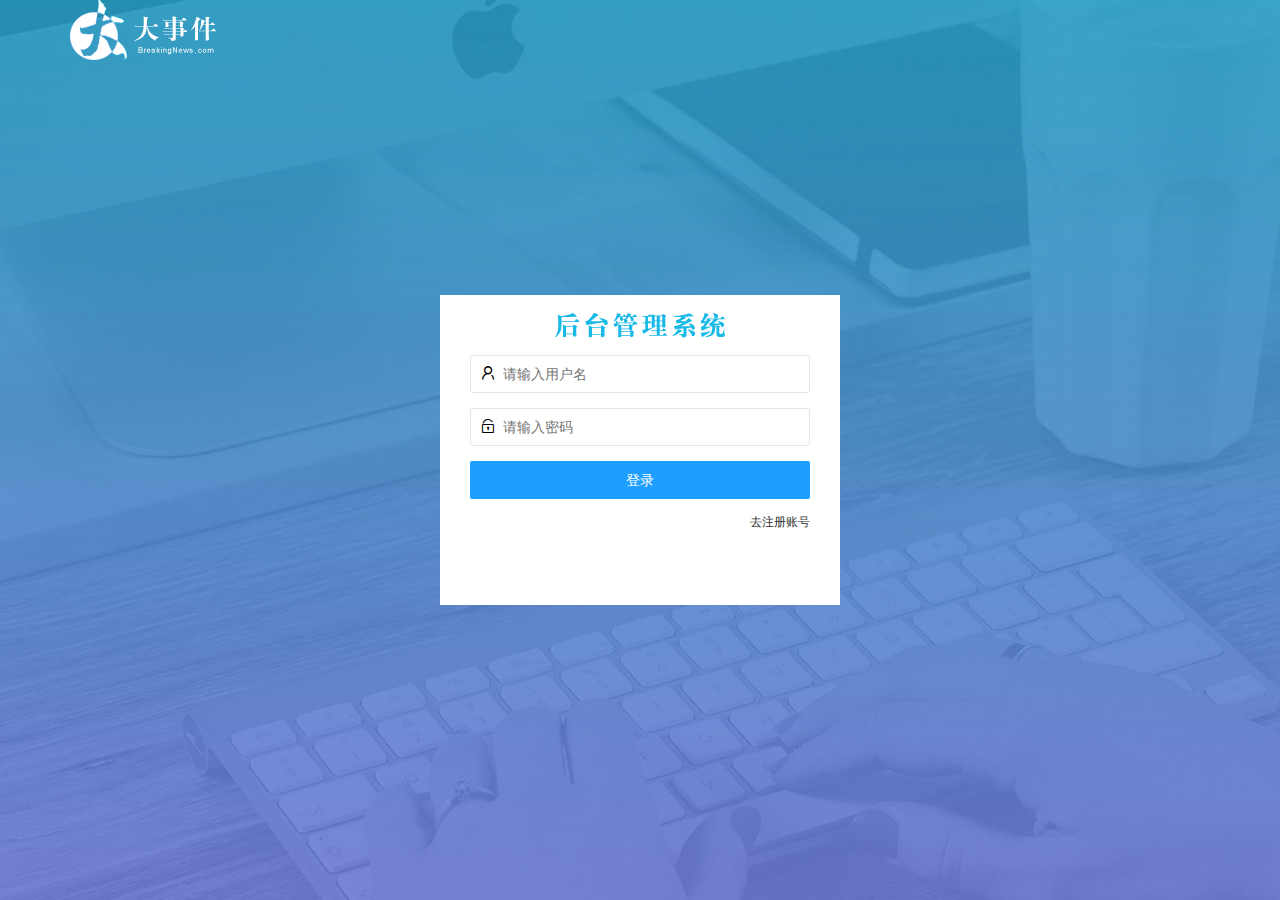
<file: login.html>
<!DOCTYPE html>
<html lang="en">

<head>
    <meta charset="UTF-8" />
    <meta name="viewport" content="width=device-width, initial-scale=1.0" />
    <title>大事件-登录/注册</title>
    <!-- 导入 LayUI 的样式 -->
    <link rel="stylesheet" href="/assets/lib/layui/css/layui.css" />
    <!-- 导入自己的样式表 -->
    <link rel="stylesheet" href="/assets/css/login.css" />
</head>

<body>
    <!-- 头部的 Logo 区域 -->
    <div class="layui-main">
        <img src="/assets/images/logo.png" alt="" />
    </div>

    <!-- 登录注册区域 -->
    <div class="loginAndRegBox">
        <div class="title-box"></div>
        <!-- 登录的div -->
        <div class="login-box">
            <!-- 登录的表单 -->
            <form class="layui-form" id="form_login">
                <!-- 用户名 -->
                <div class="layui-form-item">
                    <i class="layui-icon layui-icon-username"></i>
                    <input type="text" name="username" required lay-verify="required" placeholder="请输入用户名" autocomplete="off" class="layui-input" />
                </div>
                <!-- 密码 -->
                <div class="layui-form-item">
                    <i class="layui-icon layui-icon-password"></i>
                    <input type="password" name="password" required lay-verify="required|pwd" placeholder="请输入密码" autocomplete="off" class="layui-input" />
                </div>
                <!-- 登录按钮 -->
                <div class="layui-form-item">
                    <!-- 注意：表单提交按钮和普通按钮的区别，就是 lay-submit 属性 -->
                    <button class="layui-btn layui-btn-fluid layui-btn-normal" lay-submit>登录</button>
                </div>
                <div class="layui-form-item links">
                    <a href="javascript:;" id="link_reg">去注册账号</a>
                </div>
            </form>
        </div>
        <!-- 注册的div -->
        <div class="reg-box">
            <!-- 注册的表单 -->
            <form class="layui-form" id="form_reg">
                <!-- 用户名 -->
                <div class="layui-form-item">
                    <i class="layui-icon layui-icon-username"></i>
                    <input type="text" name="username" required lay-verify="required" placeholder="请输入用户名" autocomplete="off" class="layui-input" />
                </div>
                <!-- 密码 -->
                <div class="layui-form-item">
                    <i class="layui-icon layui-icon-password"></i>
                    <input type="password" name="password" required lay-verify="required|pwd" placeholder="请输入密码" autocomplete="off" class="layui-input" />
                </div>
                <!-- 密码确认框 -->
                <div class="layui-form-item">
                    <i class="layui-icon layui-icon-password"></i>
                    <input type="password" name="repassword" required lay-verify="required|pwd|repwd" placeholder="再次确认密码" autocomplete="off" class="layui-input" />
                </div>
                <!-- 注册按钮 -->
                <div class="layui-form-item">
                    <!-- 注意：表单提交按钮和普通按钮的区别，就是 lay-submit 属性 -->
                    <button class="layui-btn layui-btn-fluid layui-btn-normal" lay-submit>注册</button>
                </div>
                <div class="layui-form-item links">
                    <a href="javascript:;" id="link_login">去登录</a>
                </div>
            </form>
        </div>
    </div>

    <!-- 导入 Layui 的JS文件 -->
    <script src="/assets/lib/layui/layui.all.js"></script>
    <!-- 导入 JQuery -->
    <script src="/assets/lib/jquery.js"></script>
    <!-- 导入自己封装的 baseAPI.js -->
    <script src="/assets/js/baseAPI.js"></script>
    <!-- 导入自己的 JavaScript 脚本 -->
    <script src="/assets/js/login.js"></script>
</body>

</html>
</file>
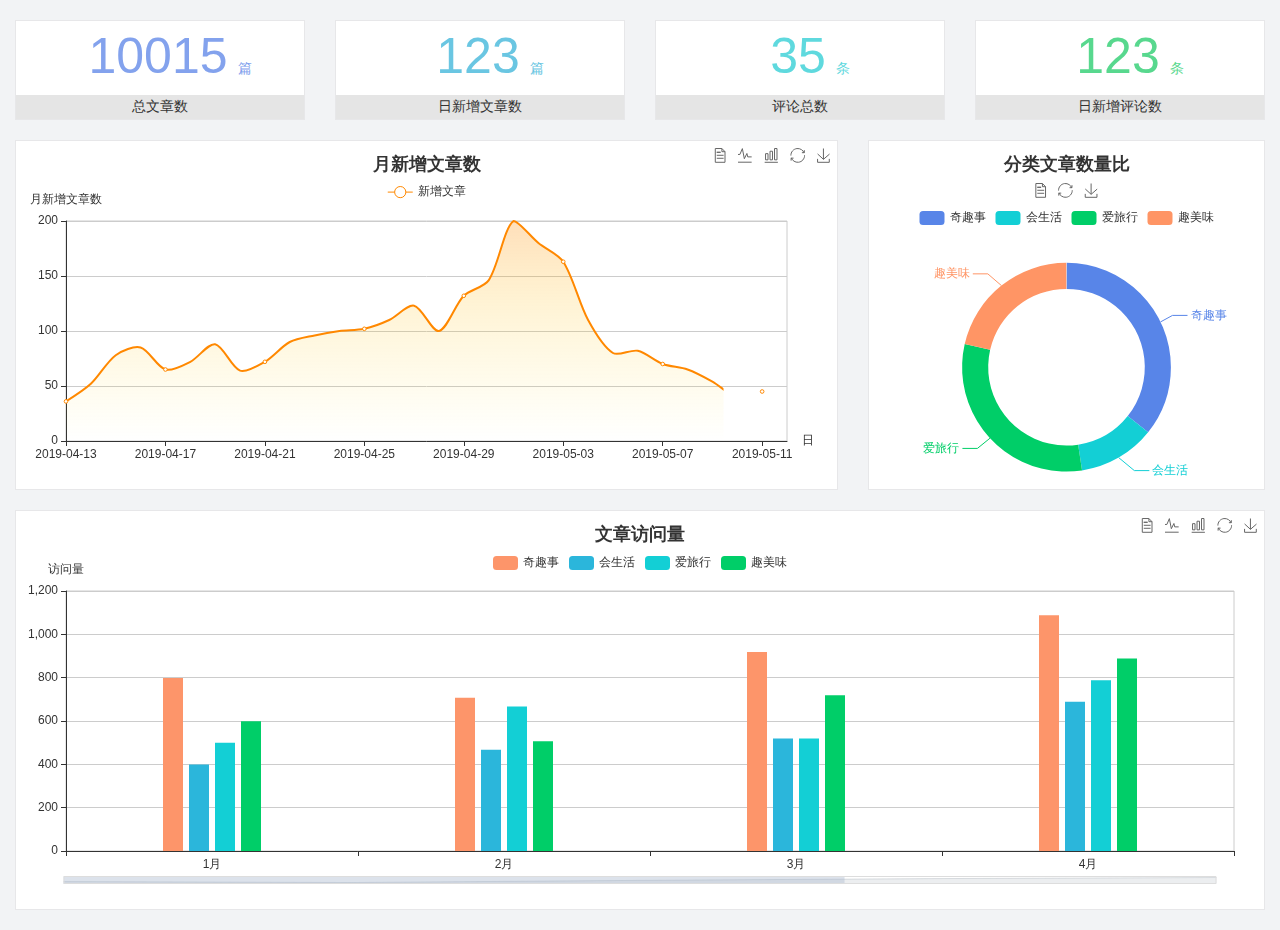
<file: home/dashboard.html>
<!DOCTYPE html>
<html lang="en">

<head>
  <meta charset="UTF-8">
  <meta name="viewport" content="width=device-width, initial-scale=1.0">
  <meta http-equiv="X-UA-Compatible" content="ie=edge">
  <title>图表统计</title>
  <link rel="stylesheet" href="../assets/lib/bootstrap.css" />
  <link rel="stylesheet" href="../assets/lib/main.css" />
  <script src="../assets/lib/jquery.js"></script>
  <script type="text/javascript" src="../assets/lib/echarts.min.js"></script>
</head>

<body>
  <div class="container-fluid">
    <div class="row spannel_list">
      <div class="col-sm-3 col-xs-6">
        <div class="spannel">
          <em>10015</em><span>篇</span>
          <b>总文章数</b>
        </div>
      </div>
      <div class="col-sm-3 col-xs-6">
        <div class="spannel scolor01">
          <em>123</em><span>篇</span>
          <b>日新增文章数</b>
        </div>
      </div>
      <div class="col-sm-3 col-xs-6">
        <div class="spannel scolor02">
          <em>35</em><span>条</span>
          <b>评论总数</b>
        </div>
      </div>
      <div class="col-sm-3 col-xs-6">
        <div class="spannel scolor03">
          <em>123</em><span>条</span>
          <b>日新增评论数</b>
        </div>
      </div>
    </div>
  </div>

  <div class="container-fluid">
    <div class="row curve-pie">
      <div class="col-lg-8 col-md-8">
        <div class="gragh_pannel" id="curve_show"></div>
      </div>
      <div class="col-lg-4 col-md-4">
        <div class="gragh_pannel" id="pie_show"></div>
      </div>
    </div>
  </div>

  <div class="container-fluid">
    <div class="column_pannel" id="column_show"></div>
  </div>

  <script>
    var oChart = echarts.init(document.getElementById('curve_show'));
    var aList_all = [
      { 'count': 36, 'date': '2019-04-13' },
      { 'count': 52, 'date': '2019-04-14' },
      { 'count': 78, 'date': '2019-04-15' },
      { 'count': 85, 'date': '2019-04-16' },
      { 'count': 65, 'date': '2019-04-17' },
      { 'count': 72, 'date': '2019-04-18' },
      { 'count': 88, 'date': '2019-04-19' },
      { 'count': 64, 'date': '2019-04-20' },
      { 'count': 72, 'date': '2019-04-21' },
      { 'count': 90, 'date': '2019-04-22' },
      { 'count': 96, 'date': '2019-04-23' },
      { 'count': 100, 'date': '2019-04-24' },
      { 'count': 102, 'date': '2019-04-25' },
      { 'count': 110, 'date': '2019-04-26' },
      { 'count': 123, 'date': '2019-04-27' },
      { 'count': 100, 'date': '2019-04-28' },
      { 'count': 132, 'date': '2019-04-29' },
      { 'count': 146, 'date': '2019-04-30' },
      { 'count': 200, 'date': '2019-05-01' },
      { 'count': 180, 'date': '2019-05-02' },
      { 'count': 163, 'date': '2019-05-03' },
      { 'count': 110, 'date': '2019-05-04' },
      { 'count': 80, 'date': '2019-05-05' },
      { 'count': 82, 'date': '2019-05-06' },
      { 'count': 70, 'date': '2019-05-07' },
      { 'count': 65, 'date': '2019-05-08' },
      { 'count': 54, 'date': '2019-05-09' },
      { 'count': 40, 'date': '2019-05-10' },
      { 'count': 45, 'date': '2019-05-11' },
      { 'count': 38, 'date': '2019-05-12' },
    ];

    let aCount = [];
    let aDate = [];

    for (var i = 0; i < aList_all.length; i++) {
      aCount.push(aList_all[i].count);
      aDate.push(aList_all[i].date);
    }

    var chartopt = {
      title: {
        text: '月新增文章数',
        left: 'center',
        top: '10'
      },
      tooltip: {
        trigger: 'axis'
      },
      legend: {
        data: ['新增文章'],
        top: '40'
      },
      toolbox: {
        show: true,
        feature: {
          mark: { show: true },
          dataView: { show: true, readOnly: false },
          magicType: { show: true, type: ['line', 'bar'] },
          restore: { show: true },
          saveAsImage: { show: true }
        }
      },
      calculable: true,
      xAxis: [
        {
          name: '日',
          type: 'category',
          boundaryGap: false,
          data: aDate
        }
      ],
      yAxis: [
        {
          name: '月新增文章数',
          type: 'value'
        }
      ],
      series: [
        {
          name: '新增文章',
          type: 'line',
          smooth: true,
          itemStyle: { normal: { areaStyle: { type: 'default' }, color: '#f80' }, lineStyle: { color: '#f80' } },
          data: aCount
        }],
      areaStyle: {
        normal: {
          color: new echarts.graphic.LinearGradient(0, 0, 0, 1, [{
            offset: 0,
            color: 'rgba(255,136,0,0.39)'
          }, {
            offset: .34,
            color: 'rgba(255,180,0,0.25)'
          }, {
            offset: 1,
            color: 'rgba(255,222,0,0.00)'
          }])

        }
      },
      grid: {
        show: true,
        x: 50,
        x2: 50,
        y: 80,
        height: 220
      }
    };

    oChart.setOption(chartopt);


    var oPie = echarts.init(document.getElementById('pie_show'));
    var oPieopt =
    {
      title: {
        top: 10,
        text: '分类文章数量比',
        x: 'center'
      },
      tooltip: {
        trigger: 'item',
        formatter: "{a} <br/>{b} : {c} ({d}%)"
      },
      color: ['#5885e8', '#13cfd5', '#00ce68', '#ff9565'],
      legend: {
        x: 'center',
        top: 65,
        data: ['奇趣事', '会生活', '爱旅行', '趣美味']
      },
      toolbox: {
        show: true,
        x: 'center',
        top: 35,
        feature: {
          mark: { show: true },
          dataView: { show: true, readOnly: false },
          magicType: {
            show: true,
            type: ['pie', 'funnel'],
            option: {
              funnel: {
                x: '25%',
                width: '50%',
                funnelAlign: 'left',
                max: 1548
              }
            }
          },
          restore: { show: true },
          saveAsImage: { show: true }
        }
      },
      calculable: true,
      series: [
        {
          name: '访问来源',
          type: 'pie',
          radius: ['45%', '60%'],
          center: ['50%', '65%'],
          data: [
            { value: 300, name: '奇趣事' },
            { value: 100, name: '会生活' },
            { value: 260, name: '爱旅行' },
            { value: 180, name: '趣美味' }
          ]
        }
      ]
    };
    oPie.setOption(oPieopt);



    var oColumn = this.echarts.init(document.getElementById('column_show'));
    var oColumnopt =
    {
      title: {
        text: '文章访问量',
        left: 'center',
        top: '10'
      },
      tooltip: {
        trigger: 'axis'
      },
      legend: {
        data: ['奇趣事', '会生活', '爱旅行', '趣美味'],
        top: '40'
      },
      toolbox: {
        show: true,
        feature: {
          mark: { show: true },
          dataView: { show: true, readOnly: false },
          magicType: { show: true, type: ['line', 'bar'] },
          restore: { show: true },
          saveAsImage: { show: true }
        }
      },
      calculable: true,
      xAxis: [
        {
          type: 'category',
          data: ['1月', '2月', '3月', '4月', '5月']
        }
      ],
      yAxis: [
        {
          name: '访问量',
          type: 'value'
        }
      ],
      series: [
        {
          name: '奇趣事',
          type: 'bar',
          barWidth: 20,
          itemStyle: {
            normal: { areaStyle: { type: 'default' }, color: '#fd956a' }
          },
          data: [800, 708, 920, 1090, 1200]
        },
        {
          name: '会生活',
          type: 'bar',
          barWidth: 20,
          itemStyle: {
            normal: { areaStyle: { type: 'default' }, color: '#2bb6db' }
          },
          data: [400, 468, 520, 690, 800]
        },
        {
          name: '爱旅行',
          type: 'bar',
          barWidth: 20,
          itemStyle: {
            normal: { areaStyle: { type: 'default' }, color: '#13cfd5' }
          },
          data: [500, 668, 520, 790, 900]
        },
        {
          name: '趣美味',
          type: 'bar',
          barWidth: 20,
          itemStyle: {
            normal: { areaStyle: { type: 'default' }, color: '#00ce68' }
          },
          data: [600, 508, 720, 890, 1000]
        }
      ],
      grid: {
        show: true,
        x: 50,
        x2: 30,
        y: 80,
        height: 260
      },
      dataZoom: [//给x轴设置滚动条
        {
          start: 0,//默认为0
          end: 100 - 1000 / 31,//默认为100
          type: 'slider',
          show: true,
          xAxisIndex: [0],
          handleSize: 0,//滑动条的 左右2个滑动条的大小
          height: 8,//组件高度
          left: 45, //左边的距离
          right: 50,//右边的距离
          bottom: 26,//右边的距离
          handleColor: '#ddd',//h滑动图标的颜色
          handleStyle: {
            borderColor: "#cacaca",
            borderWidth: "1",
            shadowBlur: 2,
            background: "#ddd",
            shadowColor: "#ddd",
          }
        }]
    };
    oColumn.setOption(oColumnopt);
  </script>
</body>

</html>
</file>
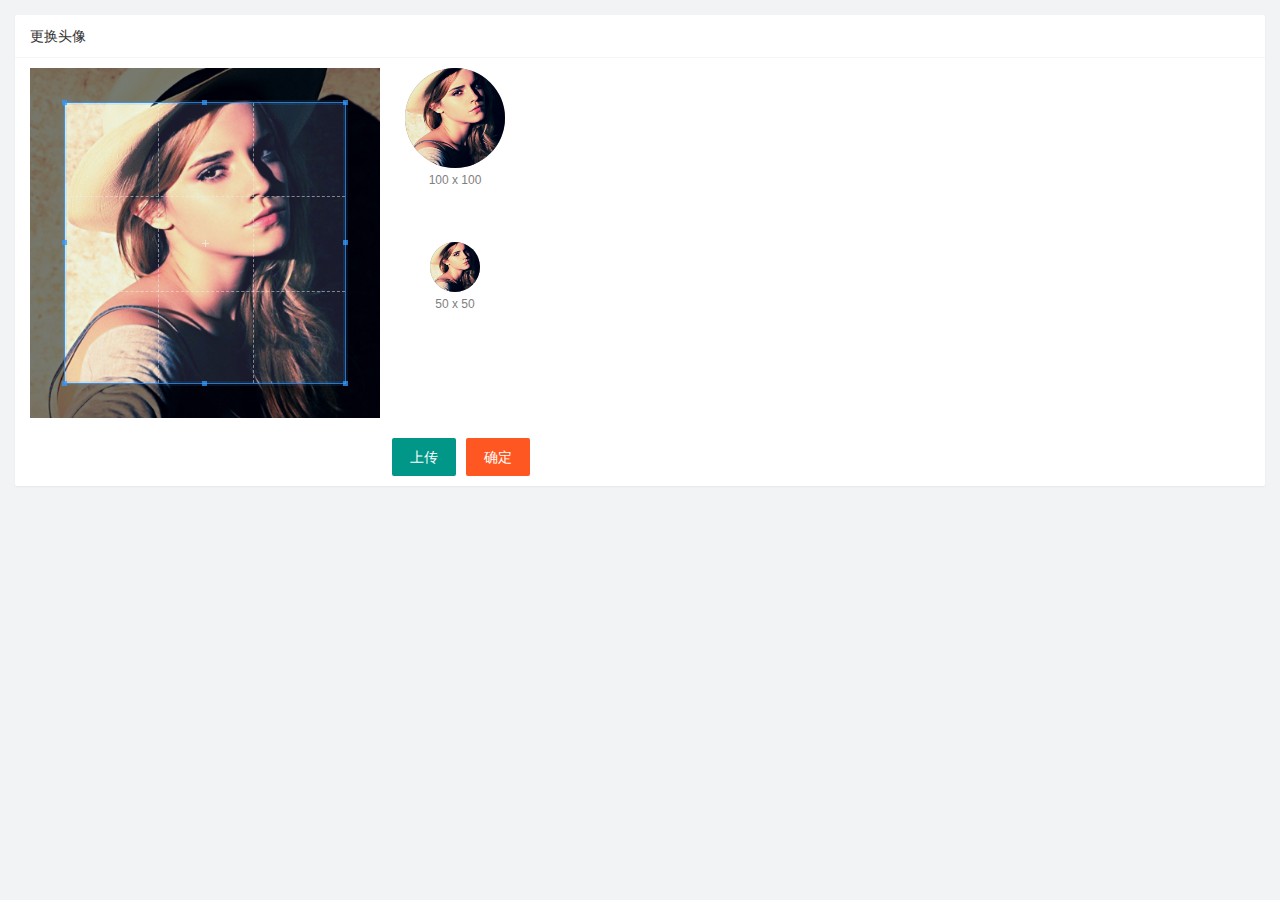
<file: user/user_avatar.html>
<!DOCTYPE html>
<html lang="en">

<head>
    <meta charset="UTF-8">
    <meta name="viewport" content="width=device-width, initial-scale=1.0">
    <title>Document</title>
    <link rel="stylesheet" href="/assets/lib/layui/css/layui.css" />
    <link rel="stylesheet" href="/assets/lib/cropper/cropper.css" />
    <link rel="stylesheet" href="/assets/css/user/user_avatar.css" />
</head>

<body>
    <!-- 卡片区域 -->
    <div class="layui-card">
        <div class="layui-card-header">更换头像</div>
        <div class="layui-card-body">
            <!-- 第一行的图片裁剪和预览区域 -->
            <div class="row1">
                <!-- 图片裁剪区域 -->
                <div class="cropper-box">
                    <!-- 这个 img 标签很重要，将来会把它初始化为裁剪区域 -->
                    <img id="image" src="/assets/images/sample.jpg" />
                </div>
                <!-- 图片的预览区域 -->
                <div class="preview-box">
                    <div>
                        <!-- 宽高为 100px 的预览区域 -->
                        <div class="img-preview w100"></div>
                        <p class="size">100 x 100</p>
                    </div>
                    <div>
                        <!-- 宽高为 50px 的预览区域 -->
                        <div class="img-preview w50"></div>
                        <p class="size">50 x 50</p>
                    </div>
                </div>
            </div>
            <!-- 第二行的按钮区域 -->
            <div class="row2">
                <input type="file" id="file" accept="image/png,image/jpeg" />
                <button type="button" class="layui-btn" id="btnChooseImage">上传</button>
                <button type="button" class="layui-btn layui-btn-danger" id="btnUpload">确定</button>
            </div>
        </div>
    </div>
    <script src="/assets/lib/layui/layui.all.js"></script>
    <script src="/assets/lib/jquery.js"></script>
    <script src="/assets/lib/cropper/Cropper.js"></script>
    <script src="/assets/lib/cropper/jquery-cropper.js"></script>
    <script src="/assets/js/baseAPI.js"></script>
    <script src="/assets/js/user/user_avatar.js"></script>
</body>

</html>
</file>
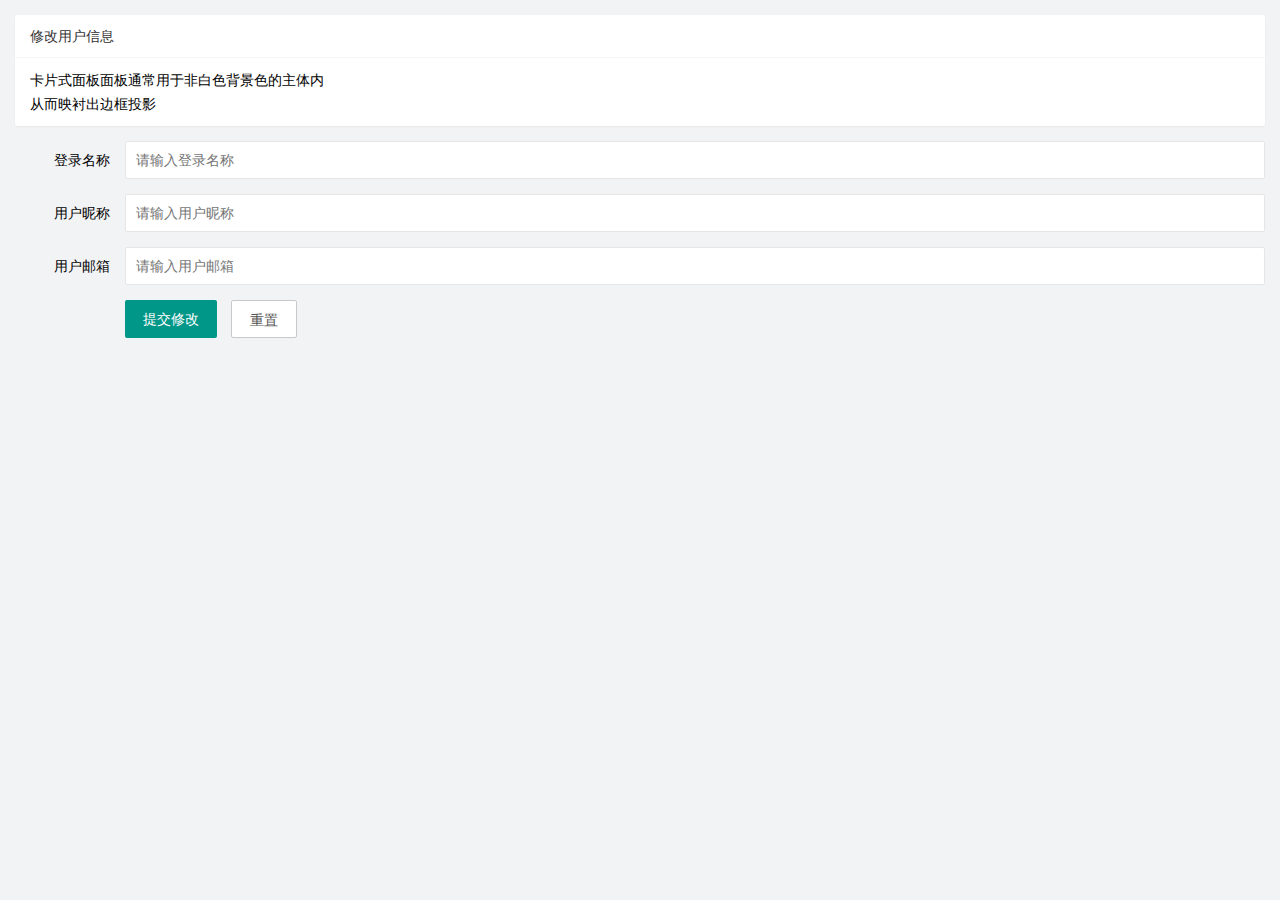
<file: user/user_info.html>
<!DOCTYPE html>
<html lang="en">

<head>
    <meta charset="UTF-8">
    <meta name="viewport" content="width=device-width, initial-scale=1.0">
    <title>Document</title>
    <!-- 导入 layui 的样式 -->
    <link rel="stylesheet" href="/assets/lib/layui/css/layui.css" />
    <!-- 导入自己的样式 -->
    <link rel="stylesheet" href="/assets/css/user/uesr_info.css">
</head>

<body>
    <!-- 卡片区域 -->
    <div class="layui-card">
        <div class="layui-card-header">修改用户信息</div>
        <div class="layui-card-body">
            卡片式面板面板通常用于非白色背景色的主体内<br /> 从而映衬出边框投影
        </div>
    </div>
    <!-- form 表单区域 -->
    <form class="layui-form" lay-filter="formUserInfo">
        <!-- 这是隐藏域 -->
        <input type="hidden" name="id" value="" />
        <div class="layui-form-item">
            <label class="layui-form-label">登录名称</label>
            <div class="layui-input-block">
                <input type="text" name="username" required lay-verify="required" placeholder="请输入登录名称" autocomplete="off" class="layui-input" readonly />
            </div>
        </div>
        <div class="layui-form-item">
            <label class="layui-form-label">用户昵称</label>
            <div class="layui-input-block">
                <input type="text" name="nickname" required lay-verify="required|nickname" placeholder="请输入用户昵称" autocomplete="off" class="layui-input" />
            </div>
        </div>
        <div class="layui-form-item">
            <label class="layui-form-label">用户邮箱</label>
            <div class="layui-input-block">
                <input type="text" name="email" required lay-verify="required|email" placeholder="请输入用户邮箱" autocomplete="off" class="layui-input" />
            </div>
        </div>
        <div class="layui-form-item">
            <div class="layui-input-block">
                <button class="layui-btn" lay-submit lay-filter="formDemo">提交修改</button>
                <button type="reset" class="layui-btn layui-btn-primary" id="btnReset">重置</button>
            </div>
        </div>
    </form>
    </div>
    </div>

    <!-- 导入 layui 的 js -->
    <script src="/assets/lib/layui/layui.all.js"></script>
    <!-- 导入 jquery -->
    <script src="/assets/lib/jquery.js"></script>
    <!-- 导入 baseAPI -->
    <script src="/assets/js/baseAPI.js"></script>
    <!-- 导入自己的 js -->
    <script src="/assets/js/user/user_info.js"></script>
</body>

</html>
</file>
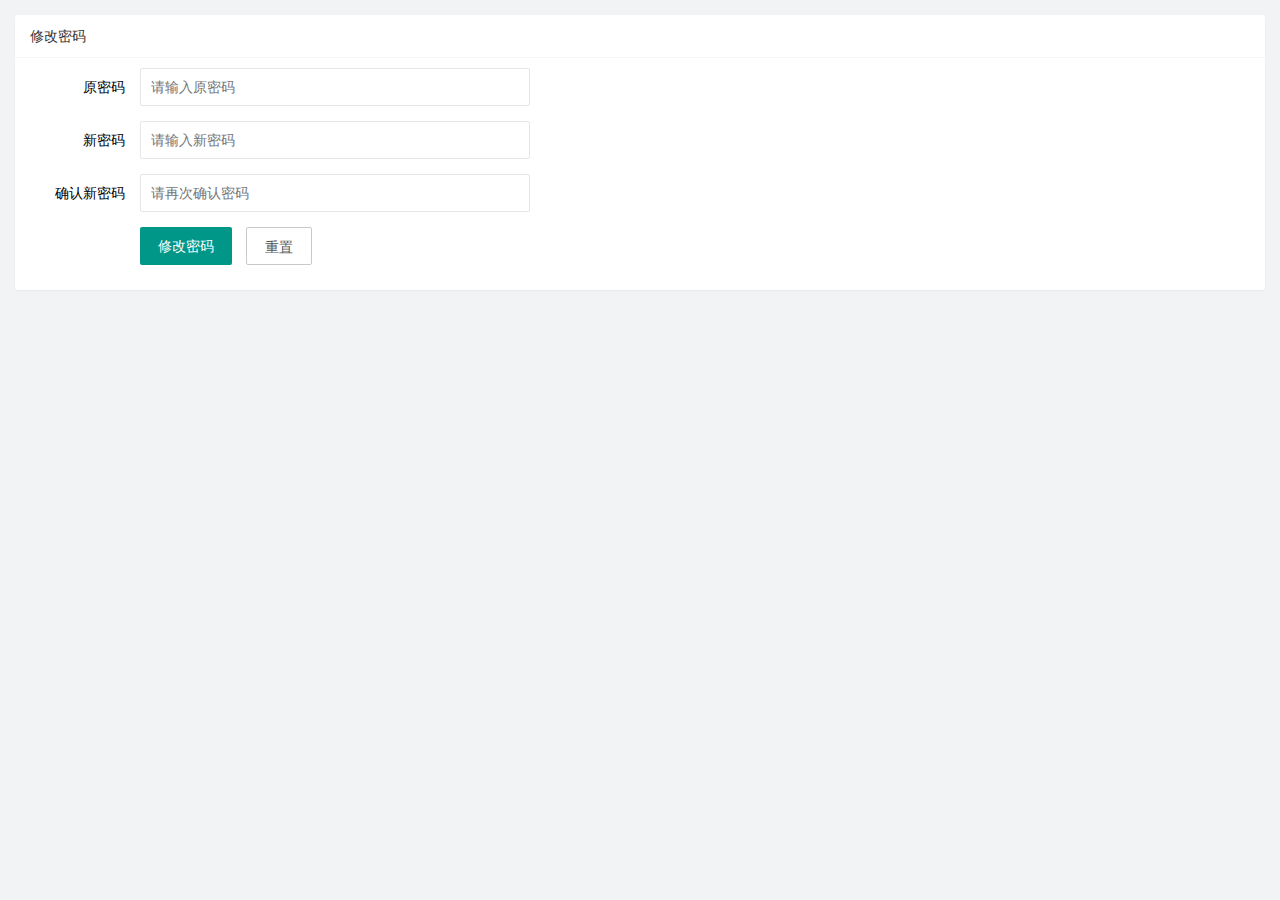
<file: user/user_pwd.html>
<!DOCTYPE html>
<html lang="en">

<head>
    <meta charset="UTF-8">
    <meta name="viewport" content="width=device-width, initial-scale=1.0">
    <title>Document</title>
    <link rel="stylesheet" href="/assets/lib/layui/css/layui.css" />
    <link rel="stylesheet" href="/assets/css/user/user_pwd.css" />
</head>

<body>
    <!-- 卡片区域 -->
    <div class="layui-card">
        <div class="layui-card-header">修改密码</div>
        <div class="layui-card-body">
            <form class="layui-form">
                <div class="layui-form-item">
                    <label class="layui-form-label">原密码</label>
                    <div class="layui-input-block">
                        <input type="password" name="oldPwd" required lay-verify="required|pwd" placeholder="请输入原密码" autocomplete="off" class="layui-input" />
                    </div>
                </div>
                <div class="layui-form-item">
                    <label class="layui-form-label">新密码</label>
                    <div class="layui-input-block">
                        <input type="password" name="newPwd" required lay-verify="required|pwd|samePwd" placeholder="请输入新密码" autocomplete="off" class="layui-input" />
                    </div>
                </div>
                <div class="layui-form-item">
                    <label class="layui-form-label">确认新密码</label>
                    <div class="layui-input-block">
                        <input type="password" name="rePwd" required lay-verify="required|pwd|rePwd" placeholder="请再次确认密码" autocomplete="off" class="layui-input" />
                    </div>
                </div>
                <div class="layui-form-item">
                    <div class="layui-input-block">
                        <button class="layui-btn" lay-submit lay-filter="formDemo">修改密码</button>
                        <button type="reset" class="layui-btn layui-btn-primary">重置</button>
                    </div>
                </div>
            </form>
        </div>
    </div>
    <!-- 导入 layui 的 js -->
    <script src="/assets/lib/layui/layui.all.js"></script>
    <!-- 导入 jQuery -->
    <script src="/assets/lib/jquery.js"></script>
    <!-- 导入 baseAPI -->
    <script src="/assets/js/baseAPI.js"></script>
    <!-- 导入自己的 js -->
    <script src="/assets/js/user/user_pwd.js"></script>
</body>

</html>
</file>
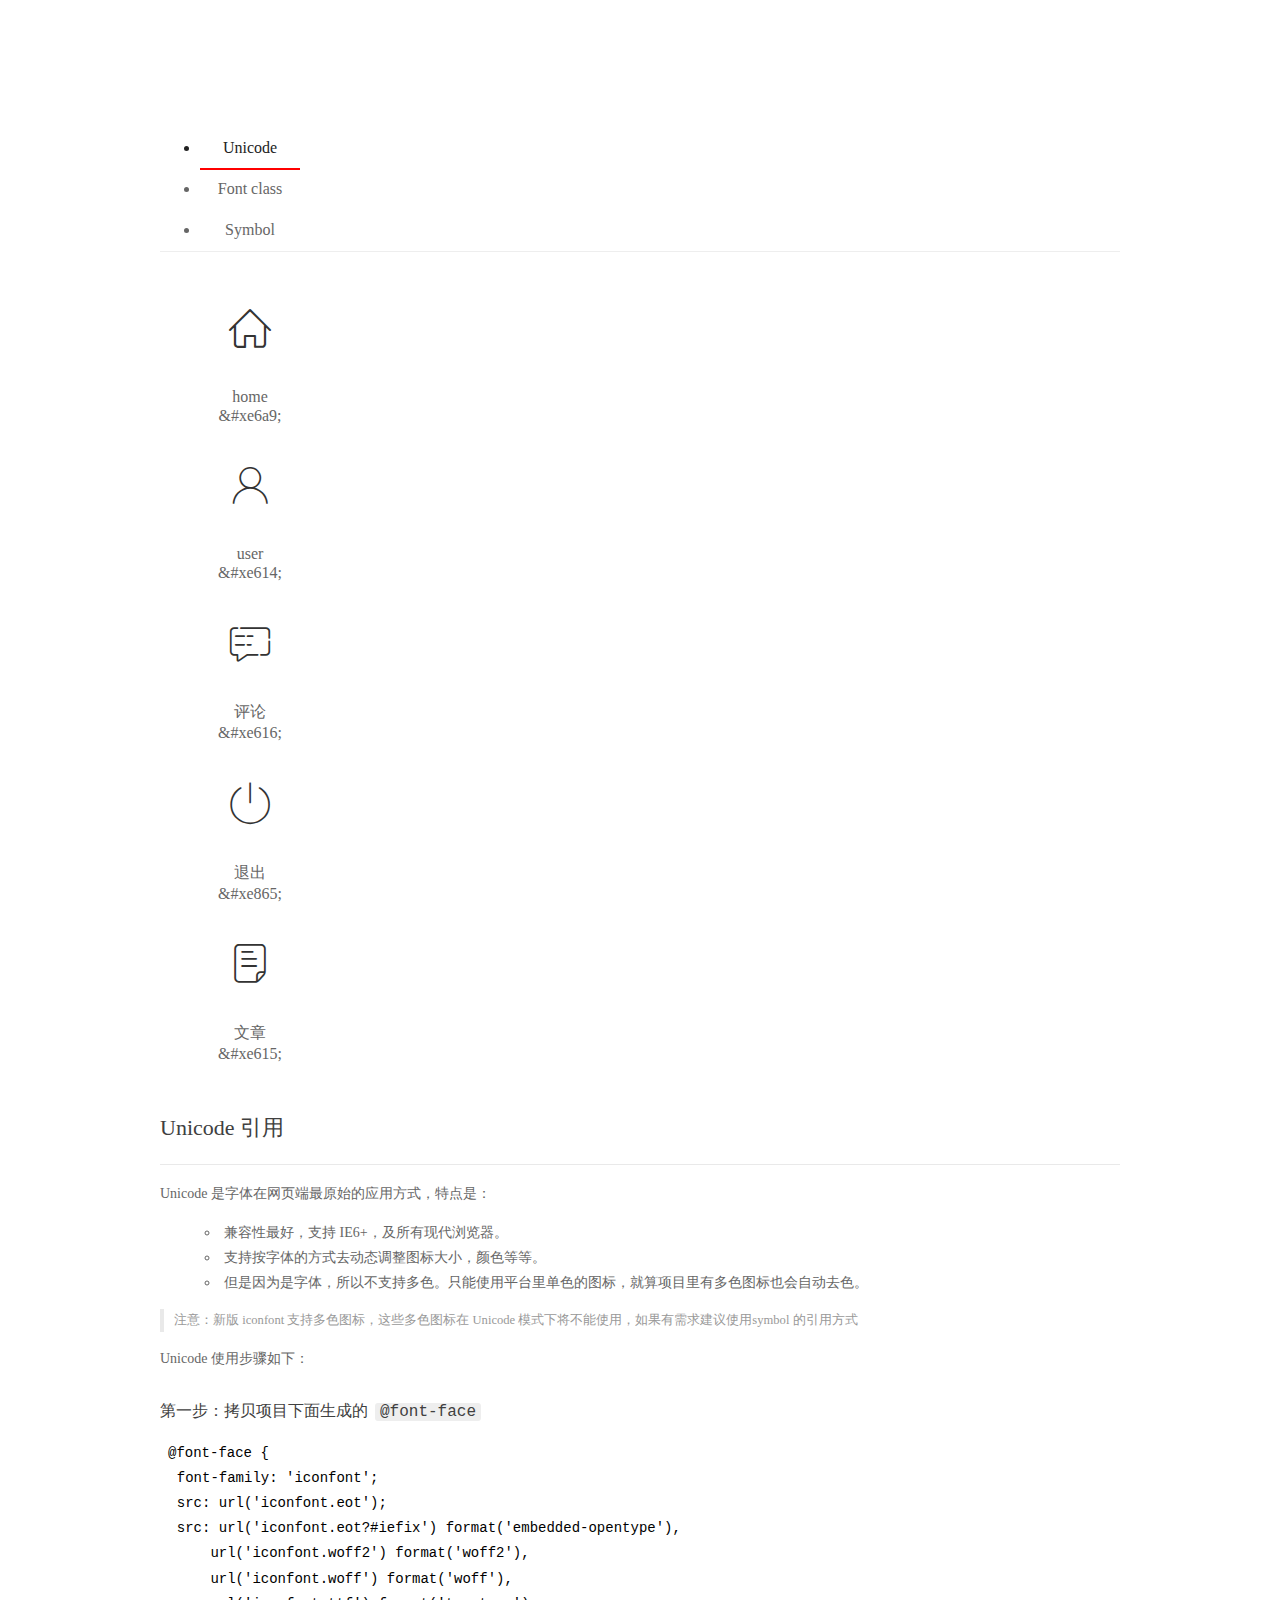
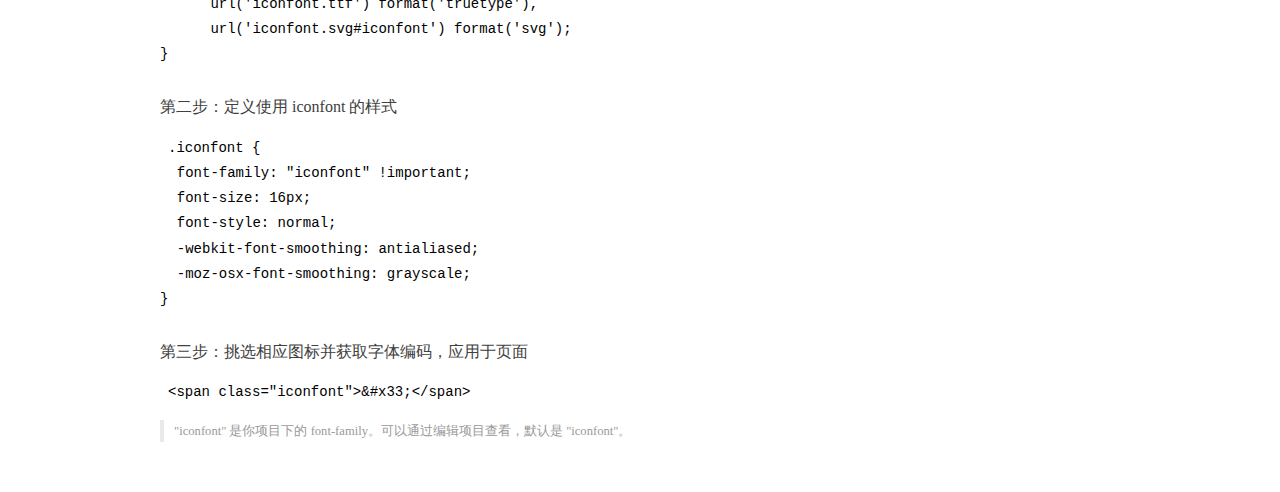
<file: assets/fonts/demo_index.html>
<!DOCTYPE html>
<html>
<head>
  <meta charset="utf-8"/>
  <title>IconFont Demo</title>
  <link rel="shortcut icon" href="https://gtms04.alicdn.com/tps/i4/TB1_oz6GVXXXXaFXpXXJDFnIXXX-64-64.ico" type="image/x-icon"/>
  <link rel="stylesheet" href="https://g.alicdn.com/thx/cube/1.3.2/cube.min.css">
  <link rel="stylesheet" href="demo.css">
  <link rel="stylesheet" href="iconfont.css">
  <script src="iconfont.js"></script>
  <!-- jQuery -->
  <script src="https://a1.alicdn.com/oss/uploads/2018/12/26/7bfddb60-08e8-11e9-9b04-53e73bb6408b.js"></script>
  <!-- 代码高亮 -->
  <script src="https://a1.alicdn.com/oss/uploads/2018/12/26/a3f714d0-08e6-11e9-8a15-ebf944d7534c.js"></script>
</head>
<body>
  <div class="main">
    <h1 class="logo"><a href="https://www.iconfont.cn/" title="iconfont 首页" target="_blank">&#xe86b;</a></h1>
    <div class="nav-tabs">
      <ul id="tabs" class="dib-box">
        <li class="dib active"><span>Unicode</span></li>
        <li class="dib"><span>Font class</span></li>
        <li class="dib"><span>Symbol</span></li>
      </ul>
      
    </div>
    <div class="tab-container">
      <div class="content unicode" style="display: block;">
          <ul class="icon_lists dib-box">
          
            <li class="dib">
              <span class="icon iconfont">&#xe6a9;</span>
                <div class="name">home</div>
                <div class="code-name">&amp;#xe6a9;</div>
              </li>
          
            <li class="dib">
              <span class="icon iconfont">&#xe614;</span>
                <div class="name">user</div>
                <div class="code-name">&amp;#xe614;</div>
              </li>
          
            <li class="dib">
              <span class="icon iconfont">&#xe616;</span>
                <div class="name">评论</div>
                <div class="code-name">&amp;#xe616;</div>
              </li>
          
            <li class="dib">
              <span class="icon iconfont">&#xe865;</span>
                <div class="name">退出</div>
                <div class="code-name">&amp;#xe865;</div>
              </li>
          
            <li class="dib">
              <span class="icon iconfont">&#xe615;</span>
                <div class="name">文章</div>
                <div class="code-name">&amp;#xe615;</div>
              </li>
          
          </ul>
          <div class="article markdown">
          <h2 id="unicode-">Unicode 引用</h2>
          <hr>

          <p>Unicode 是字体在网页端最原始的应用方式，特点是：</p>
          <ul>
            <li>兼容性最好，支持 IE6+，及所有现代浏览器。</li>
            <li>支持按字体的方式去动态调整图标大小，颜色等等。</li>
            <li>但是因为是字体，所以不支持多色。只能使用平台里单色的图标，就算项目里有多色图标也会自动去色。</li>
          </ul>
          <blockquote>
            <p>注意：新版 iconfont 支持多色图标，这些多色图标在 Unicode 模式下将不能使用，如果有需求建议使用symbol 的引用方式</p>
          </blockquote>
          <p>Unicode 使用步骤如下：</p>
          <h3 id="-font-face">第一步：拷贝项目下面生成的 <code>@font-face</code></h3>
<pre><code class="language-css"
>@font-face {
  font-family: 'iconfont';
  src: url('iconfont.eot');
  src: url('iconfont.eot?#iefix') format('embedded-opentype'),
      url('iconfont.woff2') format('woff2'),
      url('iconfont.woff') format('woff'),
      url('iconfont.ttf') format('truetype'),
      url('iconfont.svg#iconfont') format('svg');
}
</code></pre>
          <h3 id="-iconfont-">第二步：定义使用 iconfont 的样式</h3>
<pre><code class="language-css"
>.iconfont {
  font-family: "iconfont" !important;
  font-size: 16px;
  font-style: normal;
  -webkit-font-smoothing: antialiased;
  -moz-osx-font-smoothing: grayscale;
}
</code></pre>
          <h3 id="-">第三步：挑选相应图标并获取字体编码，应用于页面</h3>
<pre>
<code class="language-html"
>&lt;span class="iconfont"&gt;&amp;#x33;&lt;/span&gt;
</code></pre>
          <blockquote>
            <p>"iconfont" 是你项目下的 font-family。可以通过编辑项目查看，默认是 "iconfont"。</p>
          </blockquote>
          </div>
      </div>
      <div class="content font-class">
        <ul class="icon_lists dib-box">
          
          <li class="dib">
            <span class="icon iconfont icon-home"></span>
            <div class="name">
              home
            </div>
            <div class="code-name">.icon-home
            </div>
          </li>
          
          <li class="dib">
            <span class="icon iconfont icon-user"></span>
            <div class="name">
              user
            </div>
            <div class="code-name">.icon-user
            </div>
          </li>
          
          <li class="dib">
            <span class="icon iconfont icon-pinglun"></span>
            <div class="name">
              评论
            </div>
            <div class="code-name">.icon-pinglun
            </div>
          </li>
          
          <li class="dib">
            <span class="icon iconfont icon-tuichu"></span>
            <div class="name">
              退出
            </div>
            <div class="code-name">.icon-tuichu
            </div>
          </li>
          
          <li class="dib">
            <span class="icon iconfont icon-16"></span>
            <div class="name">
              文章
            </div>
            <div class="code-name">.icon-16
            </div>
          </li>
          
        </ul>
        <div class="article markdown">
        <h2 id="font-class-">font-class 引用</h2>
        <hr>

        <p>font-class 是 Unicode 使用方式的一种变种，主要是解决 Unicode 书写不直观，语意不明确的问题。</p>
        <p>与 Unicode 使用方式相比，具有如下特点：</p>
        <ul>
          <li>兼容性良好，支持 IE8+，及所有现代浏览器。</li>
          <li>相比于 Unicode 语意明确，书写更直观。可以很容易分辨这个 icon 是什么。</li>
          <li>因为使用 class 来定义图标，所以当要替换图标时，只需要修改 class 里面的 Unicode 引用。</li>
          <li>不过因为本质上还是使用的字体，所以多色图标还是不支持的。</li>
        </ul>
        <p>使用步骤如下：</p>
        <h3 id="-fontclass-">第一步：引入项目下面生成的 fontclass 代码：</h3>
<pre><code class="language-html">&lt;link rel="stylesheet" href="./iconfont.css"&gt;
</code></pre>
        <h3 id="-">第二步：挑选相应图标并获取类名，应用于页面：</h3>
<pre><code class="language-html">&lt;span class="iconfont icon-xxx"&gt;&lt;/span&gt;
</code></pre>
        <blockquote>
          <p>"
            iconfont" 是你项目下的 font-family。可以通过编辑项目查看，默认是 "iconfont"。</p>
        </blockquote>
      </div>
      </div>
      <div class="content symbol">
          <ul class="icon_lists dib-box">
          
            <li class="dib">
                <svg class="icon svg-icon" aria-hidden="true">
                  <use xlink:href="#icon-home"></use>
                </svg>
                <div class="name">home</div>
                <div class="code-name">#icon-home</div>
            </li>
          
            <li class="dib">
                <svg class="icon svg-icon" aria-hidden="true">
                  <use xlink:href="#icon-user"></use>
                </svg>
                <div class="name">user</div>
                <div class="code-name">#icon-user</div>
            </li>
          
            <li class="dib">
                <svg class="icon svg-icon" aria-hidden="true">
                  <use xlink:href="#icon-pinglun"></use>
                </svg>
                <div class="name">评论</div>
                <div class="code-name">#icon-pinglun</div>
            </li>
          
            <li class="dib">
                <svg class="icon svg-icon" aria-hidden="true">
                  <use xlink:href="#icon-tuichu"></use>
                </svg>
                <div class="name">退出</div>
                <div class="code-name">#icon-tuichu</div>
            </li>
          
            <li class="dib">
                <svg class="icon svg-icon" aria-hidden="true">
                  <use xlink:href="#icon-16"></use>
                </svg>
                <div class="name">文章</div>
                <div class="code-name">#icon-16</div>
            </li>
          
          </ul>
          <div class="article markdown">
          <h2 id="symbol-">Symbol 引用</h2>
          <hr>

          <p>这是一种全新的使用方式，应该说这才是未来的主流，也是平台目前推荐的用法。相关介绍可以参考这篇<a href="">文章</a>
            这种用法其实是做了一个 SVG 的集合，与另外两种相比具有如下特点：</p>
          <ul>
            <li>支持多色图标了，不再受单色限制。</li>
            <li>通过一些技巧，支持像字体那样，通过 <code>font-size</code>, <code>color</code> 来调整样式。</li>
            <li>兼容性较差，支持 IE9+，及现代浏览器。</li>
            <li>浏览器渲染 SVG 的性能一般，还不如 png。</li>
          </ul>
          <p>使用步骤如下：</p>
          <h3 id="-symbol-">第一步：引入项目下面生成的 symbol 代码：</h3>
<pre><code class="language-html">&lt;script src="./iconfont.js"&gt;&lt;/script&gt;
</code></pre>
          <h3 id="-css-">第二步：加入通用 CSS 代码（引入一次就行）：</h3>
<pre><code class="language-html">&lt;style&gt;
.icon {
  width: 1em;
  height: 1em;
  vertical-align: -0.15em;
  fill: currentColor;
  overflow: hidden;
}
&lt;/style&gt;
</code></pre>
          <h3 id="-">第三步：挑选相应图标并获取类名，应用于页面：</h3>
<pre><code class="language-html">&lt;svg class="icon" aria-hidden="true"&gt;
  &lt;use xlink:href="#icon-xxx"&gt;&lt;/use&gt;
&lt;/svg&gt;
</code></pre>
          </div>
      </div>

    </div>
  </div>
  <script>
  $(document).ready(function () {
      $('.tab-container .content:first').show()

      $('#tabs li').click(function (e) {
        var tabContent = $('.tab-container .content')
        var index = $(this).index()

        if ($(this).hasClass('active')) {
          return
        } else {
          $('#tabs li').removeClass('active')
          $(this).addClass('active')

          tabContent.hide().eq(index).fadeIn()
        }
      })
    })
  </script>
</body>
</html>
</file>
<file: assets/lib/layui/css/layui.css>
/** layui-v2.5.5 MIT License By https://www.layui.com */
 .layui-inline,img{display:inline-block;vertical-align:middle}h1,h2,h3,h4,h5,h6{font-weight:400}.layui-edge,.layui-header,.layui-inline,.layui-main{position:relative}.layui-body,.layui-edge,.layui-elip{overflow:hidden}.layui-btn,.layui-edge,.layui-inline,img{vertical-align:middle}.layui-btn,.layui-disabled,.layui-icon,.layui-unselect{-moz-user-select:none;-webkit-user-select:none;-ms-user-select:none}.layui-elip,.layui-form-checkbox span,.layui-form-pane .layui-form-label{text-overflow:ellipsis;white-space:nowrap}.layui-breadcrumb,.layui-tree-btnGroup{visibility:hidden}blockquote,body,button,dd,div,dl,dt,form,h1,h2,h3,h4,h5,h6,input,li,ol,p,pre,td,textarea,th,ul{margin:0;padding:0;-webkit-tap-highlight-color:rgba(0,0,0,0)}a:active,a:hover{outline:0}img{border:none}li{list-style:none}table{border-collapse:collapse;border-spacing:0}h4,h5,h6{font-size:100%}button,input,optgroup,option,select,textarea{font-family:inherit;font-size:inherit;font-style:inherit;font-weight:inherit;outline:0}pre{white-space:pre-wrap;white-space:-moz-pre-wrap;white-space:-pre-wrap;white-space:-o-pre-wrap;word-wrap:break-word}body{line-height:24px;font:14px Helvetica Neue,Helvetica,PingFang SC,Tahoma,Arial,sans-serif}hr{height:1px;margin:10px 0;border:0;clear:both}a{color:#333;text-decoration:none}a:hover{color:#777}a cite{font-style:normal;*cursor:pointer}.layui-border-box,.layui-border-box *{box-sizing:border-box}.layui-box,.layui-box *{box-sizing:content-box}.layui-clear{clear:both;*zoom:1}.layui-clear:after{content:'\20';clear:both;*zoom:1;display:block;height:0}.layui-inline{*display:inline;*zoom:1}.layui-edge{display:inline-block;width:0;height:0;border-width:6px;border-style:dashed;border-color:transparent}.layui-edge-top{top:-4px;border-bottom-color:#999;border-bottom-style:solid}.layui-edge-right{border-left-color:#999;border-left-style:solid}.layui-edge-bottom{top:2px;border-top-color:#999;border-top-style:solid}.layui-edge-left{border-right-color:#999;border-right-style:solid}.layui-disabled,.layui-disabled:hover{color:#d2d2d2!important;cursor:not-allowed!important}.layui-circle{border-radius:100%}.layui-show{display:block!important}.layui-hide{display:none!important}@font-face{font-family:layui-icon;src:url(../font/iconfont.eot?v=250);src:url(../font/iconfont.eot?v=250#iefix) format('embedded-opentype'),url(../font/iconfont.woff2?v=250) format('woff2'),url(../font/iconfont.woff?v=250) format('woff'),url(../font/iconfont.ttf?v=250) format('truetype'),url(../font/iconfont.svg?v=250#layui-icon) format('svg')}.layui-icon{font-family:layui-icon!important;font-size:16px;font-style:normal;-webkit-font-smoothing:antialiased;-moz-osx-font-smoothing:grayscale}.layui-icon-reply-fill:before{content:"\e611"}.layui-icon-set-fill:before{content:"\e614"}.layui-icon-menu-fill:before{content:"\e60f"}.layui-icon-search:before{content:"\e615"}.layui-icon-share:before{content:"\e641"}.layui-icon-set-sm:before{content:"\e620"}.layui-icon-engine:before{content:"\e628"}.layui-icon-close:before{content:"\1006"}.layui-icon-close-fill:before{content:"\1007"}.layui-icon-chart-screen:before{content:"\e629"}.layui-icon-star:before{content:"\e600"}.layui-icon-circle-dot:before{content:"\e617"}.layui-icon-chat:before{content:"\e606"}.layui-icon-release:before{content:"\e609"}.layui-icon-list:before{content:"\e60a"}.layui-icon-chart:before{content:"\e62c"}.layui-icon-ok-circle:before{content:"\1005"}.layui-icon-layim-theme:before{content:"\e61b"}.layui-icon-table:before{content:"\e62d"}.layui-icon-right:before{content:"\e602"}.layui-icon-left:before{content:"\e603"}.layui-icon-cart-simple:before{content:"\e698"}.layui-icon-face-cry:before{content:"\e69c"}.layui-icon-face-smile:before{content:"\e6af"}.layui-icon-survey:before{content:"\e6b2"}.layui-icon-tree:before{content:"\e62e"}.layui-icon-upload-circle:before{content:"\e62f"}.layui-icon-add-circle:before{content:"\e61f"}.layui-icon-download-circle:before{content:"\e601"}.layui-icon-templeate-1:before{content:"\e630"}.layui-icon-util:before{content:"\e631"}.layui-icon-face-surprised:before{content:"\e664"}.layui-icon-edit:before{content:"\e642"}.layui-icon-speaker:before{content:"\e645"}.layui-icon-down:before{content:"\e61a"}.layui-icon-file:before{content:"\e621"}.layui-icon-layouts:before{content:"\e632"}.layui-icon-rate-half:before{content:"\e6c9"}.layui-icon-add-circle-fine:before{content:"\e608"}.layui-icon-prev-circle:before{content:"\e633"}.layui-icon-read:before{content:"\e705"}.layui-icon-404:before{content:"\e61c"}.layui-icon-carousel:before{content:"\e634"}.layui-icon-help:before{content:"\e607"}.layui-icon-code-circle:before{content:"\e635"}.layui-icon-water:before{content:"\e636"}.layui-icon-username:before{content:"\e66f"}.layui-icon-find-fill:before{content:"\e670"}.layui-icon-about:before{content:"\e60b"}.layui-icon-location:before{content:"\e715"}.layui-icon-up:before{content:"\e619"}.layui-icon-pause:before{content:"\e651"}.layui-icon-date:before{content:"\e637"}.layui-icon-layim-uploadfile:before{content:"\e61d"}.layui-icon-delete:before{content:"\e640"}.layui-icon-play:before{content:"\e652"}.layui-icon-top:before{content:"\e604"}.layui-icon-friends:before{content:"\e612"}.layui-icon-refresh-3:before{content:"\e9aa"}.layui-icon-ok:before{content:"\e605"}.layui-icon-layer:before{content:"\e638"}.layui-icon-face-smile-fine:before{content:"\e60c"}.layui-icon-dollar:before{content:"\e659"}.layui-icon-group:before{content:"\e613"}.layui-icon-layim-download:before{content:"\e61e"}.layui-icon-picture-fine:before{content:"\e60d"}.layui-icon-link:before{content:"\e64c"}.layui-icon-diamond:before{content:"\e735"}.layui-icon-log:before{content:"\e60e"}.layui-icon-rate-solid:before{content:"\e67a"}.layui-icon-fonts-del:before{content:"\e64f"}.layui-icon-unlink:before{content:"\e64d"}.layui-icon-fonts-clear:before{content:"\e639"}.layui-icon-triangle-r:before{content:"\e623"}.layui-icon-circle:before{content:"\e63f"}.layui-icon-radio:before{content:"\e643"}.layui-icon-align-center:before{content:"\e647"}.layui-icon-align-right:before{content:"\e648"}.layui-icon-align-left:before{content:"\e649"}.layui-icon-loading-1:before{content:"\e63e"}.layui-icon-return:before{content:"\e65c"}.layui-icon-fonts-strong:before{content:"\e62b"}.layui-icon-upload:before{content:"\e67c"}.layui-icon-dialogue:before{content:"\e63a"}.layui-icon-video:before{content:"\e6ed"}.layui-icon-headset:before{content:"\e6fc"}.layui-icon-cellphone-fine:before{content:"\e63b"}.layui-icon-add-1:before{content:"\e654"}.layui-icon-face-smile-b:before{content:"\e650"}.layui-icon-fonts-html:before{content:"\e64b"}.layui-icon-form:before{content:"\e63c"}.layui-icon-cart:before{content:"\e657"}.layui-icon-camera-fill:before{content:"\e65d"}.layui-icon-tabs:before{content:"\e62a"}.layui-icon-fonts-code:before{content:"\e64e"}.layui-icon-fire:before{content:"\e756"}.layui-icon-set:before{content:"\e716"}.layui-icon-fonts-u:before{content:"\e646"}.layui-icon-triangle-d:before{content:"\e625"}.layui-icon-tips:before{content:"\e702"}.layui-icon-picture:before{content:"\e64a"}.layui-icon-more-vertical:before{content:"\e671"}.layui-icon-flag:before{content:"\e66c"}.layui-icon-loading:before{content:"\e63d"}.layui-icon-fonts-i:before{content:"\e644"}.layui-icon-refresh-1:before{content:"\e666"}.layui-icon-rmb:before{content:"\e65e"}.layui-icon-home:before{content:"\e68e"}.layui-icon-user:before{content:"\e770"}.layui-icon-notice:before{content:"\e667"}.layui-icon-login-weibo:before{content:"\e675"}.layui-icon-voice:before{content:"\e688"}.layui-icon-upload-drag:before{content:"\e681"}.layui-icon-login-qq:before{content:"\e676"}.layui-icon-snowflake:before{content:"\e6b1"}.layui-icon-file-b:before{content:"\e655"}.layui-icon-template:before{content:"\e663"}.layui-icon-auz:before{content:"\e672"}.layui-icon-console:before{content:"\e665"}.layui-icon-app:before{content:"\e653"}.layui-icon-prev:before{content:"\e65a"}.layui-icon-website:before{content:"\e7ae"}.layui-icon-next:before{content:"\e65b"}.layui-icon-component:before{content:"\e857"}.layui-icon-more:before{content:"\e65f"}.layui-icon-login-wechat:before{content:"\e677"}.layui-icon-shrink-right:before{content:"\e668"}.layui-icon-spread-left:before{content:"\e66b"}.layui-icon-camera:before{content:"\e660"}.layui-icon-note:before{content:"\e66e"}.layui-icon-refresh:before{content:"\e669"}.layui-icon-female:before{content:"\e661"}.layui-icon-male:before{content:"\e662"}.layui-icon-password:before{content:"\e673"}.layui-icon-senior:before{content:"\e674"}.layui-icon-theme:before{content:"\e66a"}.layui-icon-tread:before{content:"\e6c5"}.layui-icon-praise:before{content:"\e6c6"}.layui-icon-star-fill:before{content:"\e658"}.layui-icon-rate:before{content:"\e67b"}.layui-icon-template-1:before{content:"\e656"}.layui-icon-vercode:before{content:"\e679"}.layui-icon-cellphone:before{content:"\e678"}.layui-icon-screen-full:before{content:"\e622"}.layui-icon-screen-restore:before{content:"\e758"}.layui-icon-cols:before{content:"\e610"}.layui-icon-export:before{content:"\e67d"}.layui-icon-print:before{content:"\e66d"}.layui-icon-slider:before{content:"\e714"}.layui-icon-addition:before{content:"\e624"}.layui-icon-subtraction:before{content:"\e67e"}.layui-icon-service:before{content:"\e626"}.layui-icon-transfer:before{content:"\e691"}.layui-main{width:1140px;margin:0 auto}.layui-header{z-index:1000;height:60px}.layui-header a:hover{transition:all .5s;-webkit-transition:all .5s}.layui-side{position:fixed;left:0;top:0;bottom:0;z-index:999;width:200px;overflow-x:hidden}.layui-side-scroll{position:relative;width:220px;height:100%;overflow-x:hidden}.layui-body{position:absolute;left:200px;right:0;top:0;bottom:0;z-index:998;width:auto;overflow-y:auto;box-sizing:border-box}.layui-layout-body{overflow:hidden}.layui-layout-admin .layui-header{background-color:#23262E}.layui-layout-admin .layui-side{top:60px;width:200px;overflow-x:hidden}.layui-layout-admin .layui-body{position:fixed;top:60px;bottom:44px}.layui-layout-admin .layui-main{width:auto;margin:0 15px}.layui-layout-admin .layui-footer{position:fixed;left:200px;right:0;bottom:0;height:44px;line-height:44px;padding:0 15px;background-color:#eee}.layui-layout-admin .layui-logo{position:absolute;left:0;top:0;width:200px;height:100%;line-height:60px;text-align:center;color:#009688;font-size:16px}.layui-layout-admin .layui-header .layui-nav{background:0 0}.layui-layout-left{position:absolute!important;left:200px;top:0}.layui-layout-right{position:absolute!important;right:0;top:0}.layui-container{position:relative;margin:0 auto;padding:0 15px;box-sizing:border-box}.layui-fluid{position:relative;margin:0 auto;padding:0 15px}.layui-row:after,.layui-row:before{content:'';display:block;clear:both}.layui-col-lg1,.layui-col-lg10,.layui-col-lg11,.layui-col-lg12,.layui-col-lg2,.layui-col-lg3,.layui-col-lg4,.layui-col-lg5,.layui-col-lg6,.layui-col-lg7,.layui-col-lg8,.layui-col-lg9,.layui-col-md1,.layui-col-md10,.layui-col-md11,.layui-col-md12,.layui-col-md2,.layui-col-md3,.layui-col-md4,.layui-col-md5,.layui-col-md6,.layui-col-md7,.layui-col-md8,.layui-col-md9,.layui-col-sm1,.layui-col-sm10,.layui-col-sm11,.layui-col-sm12,.layui-col-sm2,.layui-col-sm3,.layui-col-sm4,.layui-col-sm5,.layui-col-sm6,.layui-col-sm7,.layui-col-sm8,.layui-col-sm9,.layui-col-xs1,.layui-col-xs10,.layui-col-xs11,.layui-col-xs12,.layui-col-xs2,.layui-col-xs3,.layui-col-xs4,.layui-col-xs5,.layui-col-xs6,.layui-col-xs7,.layui-col-xs8,.layui-col-xs9{position:relative;display:block;box-sizing:border-box}.layui-col-xs1,.layui-col-xs10,.layui-col-xs11,.layui-col-xs12,.layui-col-xs2,.layui-col-xs3,.layui-col-xs4,.layui-col-xs5,.layui-col-xs6,.layui-col-xs7,.layui-col-xs8,.layui-col-xs9{float:left}.layui-col-xs1{width:8.33333333%}.layui-col-xs2{width:16.66666667%}.layui-col-xs3{width:25%}.layui-col-xs4{width:33.33333333%}.layui-col-xs5{width:41.66666667%}.layui-col-xs6{width:50%}.layui-col-xs7{width:58.33333333%}.layui-col-xs8{width:66.66666667%}.layui-col-xs9{width:75%}.layui-col-xs10{width:83.33333333%}.layui-col-xs11{width:91.66666667%}.layui-col-xs12{width:100%}.layui-col-xs-offset1{margin-left:8.33333333%}.layui-col-xs-offset2{margin-left:16.66666667%}.layui-col-xs-offset3{margin-left:25%}.layui-col-xs-offset4{margin-left:33.33333333%}.layui-col-xs-offset5{margin-left:41.66666667%}.layui-col-xs-offset6{margin-left:50%}.layui-col-xs-offset7{margin-left:58.33333333%}.layui-col-xs-offset8{margin-left:66.66666667%}.layui-col-xs-offset9{margin-left:75%}.layui-col-xs-offset10{margin-left:83.33333333%}.layui-col-xs-offset11{margin-left:91.66666667%}.layui-col-xs-offset12{margin-left:100%}@media screen and (max-width:768px){.layui-hide-xs{display:none!important}.layui-show-xs-block{display:block!important}.layui-show-xs-inline{display:inline!important}.layui-show-xs-inline-block{display:inline-block!important}}@media screen and (min-width:768px){.layui-container{width:750px}.layui-hide-sm{display:none!important}.layui-show-sm-block{display:block!important}.layui-show-sm-inline{display:inline!important}.layui-show-sm-inline-block{display:inline-block!important}.layui-col-sm1,.layui-col-sm10,.layui-col-sm11,.layui-col-sm12,.layui-col-sm2,.layui-col-sm3,.layui-col-sm4,.layui-col-sm5,.layui-col-sm6,.layui-col-sm7,.layui-col-sm8,.layui-col-sm9{float:left}.layui-col-sm1{width:8.33333333%}.layui-col-sm2{width:16.66666667%}.layui-col-sm3{width:25%}.layui-col-sm4{width:33.33333333%}.layui-col-sm5{width:41.66666667%}.layui-col-sm6{width:50%}.layui-col-sm7{width:58.33333333%}.layui-col-sm8{width:66.66666667%}.layui-col-sm9{width:75%}.layui-col-sm10{width:83.33333333%}.layui-col-sm11{width:91.66666667%}.layui-col-sm12{width:100%}.layui-col-sm-offset1{margin-left:8.33333333%}.layui-col-sm-offset2{margin-left:16.66666667%}.layui-col-sm-offset3{margin-left:25%}.layui-col-sm-offset4{margin-left:33.33333333%}.layui-col-sm-offset5{margin-left:41.66666667%}.layui-col-sm-offset6{margin-left:50%}.layui-col-sm-offset7{margin-left:58.33333333%}.layui-col-sm-offset8{margin-left:66.66666667%}.layui-col-sm-offset9{margin-left:75%}.layui-col-sm-offset10{margin-left:83.33333333%}.layui-col-sm-offset11{margin-left:91.66666667%}.layui-col-sm-offset12{margin-left:100%}}@media screen and (min-width:992px){.layui-container{width:970px}.layui-hide-md{display:none!important}.layui-show-md-block{display:block!important}.layui-show-md-inline{display:inline!important}.layui-show-md-inline-block{display:inline-block!important}.layui-col-md1,.layui-col-md10,.layui-col-md11,.layui-col-md12,.layui-col-md2,.layui-col-md3,.layui-col-md4,.layui-col-md5,.layui-col-md6,.layui-col-md7,.layui-col-md8,.layui-col-md9{float:left}.layui-col-md1{width:8.33333333%}.layui-col-md2{width:16.66666667%}.layui-col-md3{width:25%}.layui-col-md4{width:33.33333333%}.layui-col-md5{width:41.66666667%}.layui-col-md6{width:50%}.layui-col-md7{width:58.33333333%}.layui-col-md8{width:66.66666667%}.layui-col-md9{width:75%}.layui-col-md10{width:83.33333333%}.layui-col-md11{width:91.66666667%}.layui-col-md12{width:100%}.layui-col-md-offset1{margin-left:8.33333333%}.layui-col-md-offset2{margin-left:16.66666667%}.layui-col-md-offset3{margin-left:25%}.layui-col-md-offset4{margin-left:33.33333333%}.layui-col-md-offset5{margin-left:41.66666667%}.layui-col-md-offset6{margin-left:50%}.layui-col-md-offset7{margin-left:58.33333333%}.layui-col-md-offset8{margin-left:66.66666667%}.layui-col-md-offset9{margin-left:75%}.layui-col-md-offset10{margin-left:83.33333333%}.layui-col-md-offset11{margin-left:91.66666667%}.layui-col-md-offset12{margin-left:100%}}@media screen and (min-width:1200px){.layui-container{width:1170px}.layui-hide-lg{display:none!important}.layui-show-lg-block{display:block!important}.layui-show-lg-inline{display:inline!important}.layui-show-lg-inline-block{display:inline-block!important}.layui-col-lg1,.layui-col-lg10,.layui-col-lg11,.layui-col-lg12,.layui-col-lg2,.layui-col-lg3,.layui-col-lg4,.layui-col-lg5,.layui-col-lg6,.layui-col-lg7,.layui-col-lg8,.layui-col-lg9{float:left}.layui-col-lg1{width:8.33333333%}.layui-col-lg2{width:16.66666667%}.layui-col-lg3{width:25%}.layui-col-lg4{width:33.33333333%}.layui-col-lg5{width:41.66666667%}.layui-col-lg6{width:50%}.layui-col-lg7{width:58.33333333%}.layui-col-lg8{width:66.66666667%}.layui-col-lg9{width:75%}.layui-col-lg10{width:83.33333333%}.layui-col-lg11{width:91.66666667%}.layui-col-lg12{width:100%}.layui-col-lg-offset1{margin-left:8.33333333%}.layui-col-lg-offset2{margin-left:16.66666667%}.layui-col-lg-offset3{margin-left:25%}.layui-col-lg-offset4{margin-left:33.33333333%}.layui-col-lg-offset5{margin-left:41.66666667%}.layui-col-lg-offset6{margin-left:50%}.layui-col-lg-offset7{margin-left:58.33333333%}.layui-col-lg-offset8{margin-left:66.66666667%}.layui-col-lg-offset9{margin-left:75%}.layui-col-lg-offset10{margin-left:83.33333333%}.layui-col-lg-offset11{margin-left:91.66666667%}.layui-col-lg-offset12{margin-left:100%}}.layui-col-space1{margin:-.5px}.layui-col-space1>*{padding:.5px}.layui-col-space3{margin:-1.5px}.layui-col-space3>*{padding:1.5px}.layui-col-space5{margin:-2.5px}.layui-col-space5>*{padding:2.5px}.layui-col-space8{margin:-3.5px}.layui-col-space8>*{padding:3.5px}.layui-col-space10{margin:-5px}.layui-col-space10>*{padding:5px}.layui-col-space12{margin:-6px}.layui-col-space12>*{padding:6px}.layui-col-space15{margin:-7.5px}.layui-col-space15>*{padding:7.5px}.layui-col-space18{margin:-9px}.layui-col-space18>*{padding:9px}.layui-col-space20{margin:-10px}.layui-col-space20>*{padding:10px}.layui-col-space22{margin:-11px}.layui-col-space22>*{padding:11px}.layui-col-space25{margin:-12.5px}.layui-col-space25>*{padding:12.5px}.layui-col-space30{margin:-15px}.layui-col-space30>*{padding:15px}.layui-btn,.layui-input,.layui-select,.layui-textarea,.layui-upload-button{outline:0;-webkit-appearance:none;transition:all .3s;-webkit-transition:all .3s;box-sizing:border-box}.layui-elem-quote{margin-bottom:10px;padding:15px;line-height:22px;border-left:5px solid #009688;border-radius:0 2px 2px 0;background-color:#f2f2f2}.layui-quote-nm{border-style:solid;border-width:1px 1px 1px 5px;background:0 0}.layui-elem-field{margin-bottom:10px;padding:0;border-width:1px;border-style:solid}.layui-elem-field legend{margin-left:20px;padding:0 10px;font-size:20px;font-weight:300}.layui-field-title{margin:10px 0 20px;border-width:1px 0 0}.layui-field-box{padding:10px 15px}.layui-field-title .layui-field-box{padding:10px 0}.layui-progress{position:relative;height:6px;border-radius:20px;background-color:#e2e2e2}.layui-progress-bar{position:absolute;left:0;top:0;width:0;max-width:100%;height:6px;border-radius:20px;text-align:right;background-color:#5FB878;transition:all .3s;-webkit-transition:all .3s}.layui-progress-big,.layui-progress-big .layui-progress-bar{height:18px;line-height:18px}.layui-progress-text{position:relative;top:-20px;line-height:18px;font-size:12px;color:#666}.layui-progress-big .layui-progress-text{position:static;padding:0 10px;color:#fff}.layui-collapse{border-width:1px;border-style:solid;border-radius:2px}.layui-colla-content,.layui-colla-item{border-top-width:1px;border-top-style:solid}.layui-colla-item:first-child{border-top:none}.layui-colla-title{position:relative;height:42px;line-height:42px;padding:0 15px 0 35px;color:#333;background-color:#f2f2f2;cursor:pointer;font-size:14px;overflow:hidden}.layui-colla-content{display:none;padding:10px 15px;line-height:22px;color:#666}.layui-colla-icon{position:absolute;left:15px;top:0;font-size:14px}.layui-card{margin-bottom:15px;border-radius:2px;background-color:#fff;box-shadow:0 1px 2px 0 rgba(0,0,0,.05)}.layui-card:last-child{margin-bottom:0}.layui-card-header{position:relative;height:42px;line-height:42px;padding:0 15px;border-bottom:1px solid #f6f6f6;color:#333;border-radius:2px 2px 0 0;font-size:14px}.layui-bg-black,.layui-bg-blue,.layui-bg-cyan,.layui-bg-green,.layui-bg-orange,.layui-bg-red{color:#fff!important}.layui-card-body{position:relative;padding:10px 15px;line-height:24px}.layui-card-body[pad15]{padding:15px}.layui-card-body[pad20]{padding:20px}.layui-card-body .layui-table{margin:5px 0}.layui-card .layui-tab{margin:0}.layui-panel-window{position:relative;padding:15px;border-radius:0;border-top:5px solid #E6E6E6;background-color:#fff}.layui-auxiliar-moving{position:fixed;left:0;right:0;top:0;bottom:0;width:100%;height:100%;background:0 0;z-index:9999999999}.layui-form-label,.layui-form-mid,.layui-form-select,.layui-input-block,.layui-input-inline,.layui-textarea{position:relative}.layui-bg-red{background-color:#FF5722!important}.layui-bg-orange{background-color:#FFB800!important}.layui-bg-green{background-color:#009688!important}.layui-bg-cyan{background-color:#2F4056!important}.layui-bg-blue{background-color:#1E9FFF!important}.layui-bg-black{background-color:#393D49!important}.layui-bg-gray{background-color:#eee!important;color:#666!important}.layui-badge-rim,.layui-colla-content,.layui-colla-item,.layui-collapse,.layui-elem-field,.layui-form-pane .layui-form-item[pane],.layui-form-pane .layui-form-label,.layui-input,.layui-layedit,.layui-layedit-tool,.layui-quote-nm,.layui-select,.layui-tab-bar,.layui-tab-card,.layui-tab-title,.layui-tab-title .layui-this:after,.layui-textarea{border-color:#e6e6e6}.layui-timeline-item:before,hr{background-color:#e6e6e6}.layui-text{line-height:22px;font-size:14px;color:#666}.layui-text h1,.layui-text h2,.layui-text h3{font-weight:500;color:#333}.layui-text h1{font-size:30px}.layui-text h2{font-size:24px}.layui-text h3{font-size:18px}.layui-text a:not(.layui-btn){color:#01AAED}.layui-text a:not(.layui-btn):hover{text-decoration:underline}.layui-text ul{padding:5px 0 5px 15px}.layui-text ul li{margin-top:5px;list-style-type:disc}.layui-text em,.layui-word-aux{color:#999!important;padding:0 5px!important}.layui-btn{display:inline-block;height:38px;line-height:38px;padding:0 18px;background-color:#009688;color:#fff;white-space:nowrap;text-align:center;font-size:14px;border:none;border-radius:2px;cursor:pointer}.layui-btn:hover{opacity:.8;filter:alpha(opacity=80);color:#fff}.layui-btn:active{opacity:1;filter:alpha(opacity=100)}.layui-btn+.layui-btn{margin-left:10px}.layui-btn-container{font-size:0}.layui-btn-container .layui-btn{margin-right:10px;margin-bottom:10px}.layui-btn-container .layui-btn+.layui-btn{margin-left:0}.layui-table .layui-btn-container .layui-btn{margin-bottom:9px}.layui-btn-radius{border-radius:100px}.layui-btn .layui-icon{margin-right:3px;font-size:18px;vertical-align:bottom;vertical-align:middle\9}.layui-btn-primary{border:1px solid #C9C9C9;background-color:#fff;color:#555}.layui-btn-primary:hover{border-color:#009688;color:#333}.layui-btn-normal{background-color:#1E9FFF}.layui-btn-warm{background-color:#FFB800}.layui-btn-danger{background-color:#FF5722}.layui-btn-checked{background-color:#5FB878}.layui-btn-disabled,.layui-btn-disabled:active,.layui-btn-disabled:hover{border:1px solid #e6e6e6;background-color:#FBFBFB;color:#C9C9C9;cursor:not-allowed;opacity:1}.layui-btn-lg{height:44px;line-height:44px;padding:0 25px;font-size:16px}.layui-btn-sm{height:30px;line-height:30px;padding:0 10px;font-size:12px}.layui-btn-sm i{font-size:16px!important}.layui-btn-xs{height:22px;line-height:22px;padding:0 5px;font-size:12px}.layui-btn-xs i{font-size:14px!important}.layui-btn-group{display:inline-block;vertical-align:middle;font-size:0}.layui-btn-group .layui-btn{margin-left:0!important;margin-right:0!important;border-left:1px solid rgba(255,255,255,.5);border-radius:0}.layui-btn-group .layui-btn-primary{border-left:none}.layui-btn-group .layui-btn-primary:hover{border-color:#C9C9C9;color:#009688}.layui-btn-group .layui-btn:first-child{border-left:none;border-radius:2px 0 0 2px}.layui-btn-group .layui-btn-primary:first-child{border-left:1px solid #c9c9c9}.layui-btn-group .layui-btn:last-child{border-radius:0 2px 2px 0}.layui-btn-group .layui-btn+.layui-btn{margin-left:0}.layui-btn-group+.layui-btn-group{margin-left:10px}.layui-btn-fluid{width:100%}.layui-input,.layui-select,.layui-textarea{height:38px;line-height:1.3;line-height:38px\9;border-width:1px;border-style:solid;background-color:#fff;border-radius:2px}.layui-input::-webkit-input-placeholder,.layui-select::-webkit-input-placeholder,.layui-textarea::-webkit-input-placeholder{line-height:1.3}.layui-input,.layui-textarea{display:block;width:100%;padding-left:10px}.layui-input:hover,.layui-textarea:hover{border-color:#D2D2D2!important}.layui-input:focus,.layui-textarea:focus{border-color:#C9C9C9!important}.layui-textarea{min-height:100px;height:auto;line-height:20px;padding:6px 10px;resize:vertical}.layui-select{padding:0 10px}.layui-form input[type=checkbox],.layui-form input[type=radio],.layui-form select{display:none}.layui-form [lay-ignore]{display:initial}.layui-form-item{margin-bottom:15px;clear:both;*zoom:1}.layui-form-item:after{content:'\20';clear:both;*zoom:1;display:block;height:0}.layui-form-label{float:left;display:block;padding:9px 15px;width:80px;font-weight:400;line-height:20px;text-align:right}.layui-form-label-col{display:block;float:none;padding:9px 0;line-height:20px;text-align:left}.layui-form-item .layui-inline{margin-bottom:5px;margin-right:10px}.layui-input-block{margin-left:110px;min-height:36px}.layui-input-inline{display:inline-block;vertical-align:middle}.layui-form-item .layui-input-inline{float:left;width:190px;margin-right:10px}.layui-form-text .layui-input-inline{width:auto}.layui-form-mid{float:left;display:block;padding:9px 0!important;line-height:20px;margin-right:10px}.layui-form-danger+.layui-form-select .layui-input,.layui-form-danger:focus{border-color:#FF5722!important}.layui-form-select .layui-input{padding-right:30px;cursor:pointer}.layui-form-select .layui-edge{position:absolute;right:10px;top:50%;margin-top:-3px;cursor:pointer;border-width:6px;border-top-color:#c2c2c2;border-top-style:solid;transition:all .3s;-webkit-transition:all .3s}.layui-form-select dl{display:none;position:absolute;left:0;top:42px;padding:5px 0;z-index:899;min-width:100%;border:1px solid #d2d2d2;max-height:300px;overflow-y:auto;background-color:#fff;border-radius:2px;box-shadow:0 2px 4px rgba(0,0,0,.12);box-sizing:border-box}.layui-form-select dl dd,.layui-form-select dl dt{padding:0 10px;line-height:36px;white-space:nowrap;overflow:hidden;text-overflow:ellipsis}.layui-form-select dl dt{font-size:12px;color:#999}.layui-form-select dl dd{cursor:pointer}.layui-form-select dl dd:hover{background-color:#f2f2f2;-webkit-transition:.5s all;transition:.5s all}.layui-form-select .layui-select-group dd{padding-left:20px}.layui-form-select dl dd.layui-select-tips{padding-left:10px!important;color:#999}.layui-form-select dl dd.layui-this{background-color:#5FB878;color:#fff}.layui-form-checkbox,.layui-form-select dl dd.layui-disabled{background-color:#fff}.layui-form-selected dl{display:block}.layui-form-checkbox,.layui-form-checkbox *,.layui-form-switch{display:inline-block;vertical-align:middle}.layui-form-selected .layui-edge{margin-top:-9px;-webkit-transform:rotate(180deg);transform:rotate(180deg);margin-top:-3px\9}:root .layui-form-selected .layui-edge{margin-top:-9px\0/IE9}.layui-form-selectup dl{top:auto;bottom:42px}.layui-select-none{margin:5px 0;text-align:center;color:#999}.layui-select-disabled .layui-disabled{border-color:#eee!important}.layui-select-disabled .layui-edge{border-top-color:#d2d2d2}.layui-form-checkbox{position:relative;height:30px;line-height:30px;margin-right:10px;padding-right:30px;cursor:pointer;font-size:0;-webkit-transition:.1s linear;transition:.1s linear;box-sizing:border-box}.layui-form-checkbox span{padding:0 10px;height:100%;font-size:14px;border-radius:2px 0 0 2px;background-color:#d2d2d2;color:#fff;overflow:hidden}.layui-form-checkbox:hover span{background-color:#c2c2c2}.layui-form-checkbox i{position:absolute;right:0;top:0;width:30px;height:28px;border:1px solid #d2d2d2;border-left:none;border-radius:0 2px 2px 0;color:#fff;font-size:20px;text-align:center}.layui-form-checkbox:hover i{border-color:#c2c2c2;color:#c2c2c2}.layui-form-checked,.layui-form-checked:hover{border-color:#5FB878}.layui-form-checked span,.layui-form-checked:hover span{background-color:#5FB878}.layui-form-checked i,.layui-form-checked:hover i{color:#5FB878}.layui-form-item .layui-form-checkbox{margin-top:4px}.layui-form-checkbox[lay-skin=primary]{height:auto!important;line-height:normal!important;min-width:18px;min-height:18px;border:none!important;margin-right:0;padding-left:28px;padding-right:0;background:0 0}.layui-form-checkbox[lay-skin=primary] span{padding-left:0;padding-right:15px;line-height:18px;background:0 0;color:#666}.layui-form-checkbox[lay-skin=primary] i{right:auto;left:0;width:16px;height:16px;line-height:16px;border:1px solid #d2d2d2;font-size:12px;border-radius:2px;background-color:#fff;-webkit-transition:.1s linear;transition:.1s linear}.layui-form-checkbox[lay-skin=primary]:hover i{border-color:#5FB878;color:#fff}.layui-form-checked[lay-skin=primary] i{border-color:#5FB878!important;background-color:#5FB878;color:#fff}.layui-checkbox-disbaled[lay-skin=primary] span{background:0 0!important;color:#c2c2c2}.layui-checkbox-disbaled[lay-skin=primary]:hover i{border-color:#d2d2d2}.layui-form-item .layui-form-checkbox[lay-skin=primary]{margin-top:10px}.layui-form-switch{position:relative;height:22px;line-height:22px;min-width:35px;padding:0 5px;margin-top:8px;border:1px solid #d2d2d2;border-radius:20px;cursor:pointer;background-color:#fff;-webkit-transition:.1s linear;transition:.1s linear}.layui-form-switch i{position:absolute;left:5px;top:3px;width:16px;height:16px;border-radius:20px;background-color:#d2d2d2;-webkit-transition:.1s linear;transition:.1s linear}.layui-form-switch em{position:relative;top:0;width:25px;margin-left:21px;padding:0!important;text-align:center!important;color:#999!important;font-style:normal!important;font-size:12px}.layui-form-onswitch{border-color:#5FB878;background-color:#5FB878}.layui-checkbox-disbaled,.layui-checkbox-disbaled i{border-color:#e2e2e2!important}.layui-form-onswitch i{left:100%;margin-left:-21px;background-color:#fff}.layui-form-onswitch em{margin-left:5px;margin-right:21px;color:#fff!important}.layui-checkbox-disbaled span{background-color:#e2e2e2!important}.layui-checkbox-disbaled:hover i{color:#fff!important}[lay-radio]{display:none}.layui-form-radio,.layui-form-radio *{display:inline-block;vertical-align:middle}.layui-form-radio{line-height:28px;margin:6px 10px 0 0;padding-right:10px;cursor:pointer;font-size:0}.layui-form-radio *{font-size:14px}.layui-form-radio>i{margin-right:8px;font-size:22px;color:#c2c2c2}.layui-form-radio>i:hover,.layui-form-radioed>i{color:#5FB878}.layui-radio-disbaled>i{color:#e2e2e2!important}.layui-form-pane .layui-form-label{width:110px;padding:8px 15px;height:38px;line-height:20px;border-width:1px;border-style:solid;border-radius:2px 0 0 2px;text-align:center;background-color:#FBFBFB;overflow:hidden;box-sizing:border-box}.layui-form-pane .layui-input-inline{margin-left:-1px}.layui-form-pane .layui-input-block{margin-left:110px;left:-1px}.layui-form-pane .layui-input{border-radius:0 2px 2px 0}.layui-form-pane .layui-form-text .layui-form-label{float:none;width:100%;border-radius:2px;box-sizing:border-box;text-align:left}.layui-form-pane .layui-form-text .layui-input-inline{display:block;margin:0;top:-1px;clear:both}.layui-form-pane .layui-form-text .layui-input-block{margin:0;left:0;top:-1px}.layui-form-pane .layui-form-text .layui-textarea{min-height:100px;border-radius:0 0 2px 2px}.layui-form-pane .layui-form-checkbox{margin:4px 0 4px 10px}.layui-form-pane .layui-form-radio,.layui-form-pane .layui-form-switch{margin-top:6px;margin-left:10px}.layui-form-pane .layui-form-item[pane]{position:relative;border-width:1px;border-style:solid}.layui-form-pane .layui-form-item[pane] .layui-form-label{position:absolute;left:0;top:0;height:100%;border-width:0 1px 0 0}.layui-form-pane .layui-form-item[pane] .layui-input-inline{margin-left:110px}@media screen and (max-width:450px){.layui-form-item .layui-form-label{text-overflow:ellipsis;overflow:hidden;white-space:nowrap}.layui-form-item .layui-inline{display:block;margin-right:0;margin-bottom:20px;clear:both}.layui-form-item .layui-inline:after{content:'\20';clear:both;display:block;height:0}.layui-form-item .layui-input-inline{display:block;float:none;left:-3px;width:auto;margin:0 0 10px 112px}.layui-form-item .layui-input-inline+.layui-form-mid{margin-left:110px;top:-5px;padding:0}.layui-form-item .layui-form-checkbox{margin-right:5px;margin-bottom:5px}}.layui-layedit{border-width:1px;border-style:solid;border-radius:2px}.layui-layedit-tool{padding:3px 5px;border-bottom-width:1px;border-bottom-style:solid;font-size:0}.layedit-tool-fixed{position:fixed;top:0;border-top:1px solid #e2e2e2}.layui-layedit-tool .layedit-tool-mid,.layui-layedit-tool .layui-icon{display:inline-block;vertical-align:middle;text-align:center;font-size:14px}.layui-layedit-tool .layui-icon{position:relative;width:32px;height:30px;line-height:30px;margin:3px 5px;color:#777;cursor:pointer;border-radius:2px}.layui-layedit-tool .layui-icon:hover{color:#393D49}.layui-layedit-tool .layui-icon:active{color:#000}.layui-layedit-tool .layedit-tool-active{background-color:#e2e2e2;color:#000}.layui-layedit-tool .layui-disabled,.layui-layedit-tool .layui-disabled:hover{color:#d2d2d2;cursor:not-allowed}.layui-layedit-tool .layedit-tool-mid{width:1px;height:18px;margin:0 10px;background-color:#d2d2d2}.layedit-tool-html{width:50px!important;font-size:30px!important}.layedit-tool-b,.layedit-tool-code,.layedit-tool-help{font-size:16px!important}.layedit-tool-d,.layedit-tool-face,.layedit-tool-image,.layedit-tool-unlink{font-size:18px!important}.layedit-tool-image input{position:absolute;font-size:0;left:0;top:0;width:100%;height:100%;opacity:.01;filter:Alpha(opacity=1);cursor:pointer}.layui-layedit-iframe iframe{display:block;width:100%}#LAY_layedit_code{overflow:hidden}.layui-laypage{display:inline-block;*display:inline;*zoom:1;vertical-align:middle;margin:10px 0;font-size:0}.layui-laypage>a:first-child,.layui-laypage>a:first-child em{border-radius:2px 0 0 2px}.layui-laypage>a:last-child,.layui-laypage>a:last-child em{border-radius:0 2px 2px 0}.layui-laypage>:first-child{margin-left:0!important}.layui-laypage>:last-child{margin-right:0!important}.layui-laypage a,.layui-laypage button,.layui-laypage input,.layui-laypage select,.layui-laypage span{border:1px solid #e2e2e2}.layui-laypage a,.layui-laypage span{display:inline-block;*display:inline;*zoom:1;vertical-align:middle;padding:0 15px;height:28px;line-height:28px;margin:0 -1px 5px 0;background-color:#fff;color:#333;font-size:12px}.layui-flow-more a *,.layui-laypage input,.layui-table-view select[lay-ignore]{display:inline-block}.layui-laypage a:hover{color:#009688}.layui-laypage em{font-style:normal}.layui-laypage .layui-laypage-spr{color:#999;font-weight:700}.layui-laypage a{text-decoration:none}.layui-laypage .layui-laypage-curr{position:relative}.layui-laypage .layui-laypage-curr em{position:relative;color:#fff}.layui-laypage .layui-laypage-curr .layui-laypage-em{position:absolute;left:-1px;top:-1px;padding:1px;width:100%;height:100%;background-color:#009688}.layui-laypage-em{border-radius:2px}.layui-laypage-next em,.layui-laypage-prev em{font-family:Sim sun;font-size:16px}.layui-laypage .layui-laypage-count,.layui-laypage .layui-laypage-limits,.layui-laypage .layui-laypage-refresh,.layui-laypage .layui-laypage-skip{margin-left:10px;margin-right:10px;padding:0;border:none}.layui-laypage .layui-laypage-limits,.layui-laypage .layui-laypage-refresh{vertical-align:top}.layui-laypage .layui-laypage-refresh i{font-size:18px;cursor:pointer}.layui-laypage select{height:22px;padding:3px;border-radius:2px;cursor:pointer}.layui-laypage .layui-laypage-skip{height:30px;line-height:30px;color:#999}.layui-laypage button,.layui-laypage input{height:30px;line-height:30px;border-radius:2px;vertical-align:top;background-color:#fff;box-sizing:border-box}.layui-laypage input{width:40px;margin:0 10px;padding:0 3px;text-align:center}.layui-laypage input:focus,.layui-laypage select:focus{border-color:#009688!important}.layui-laypage button{margin-left:10px;padding:0 10px;cursor:pointer}.layui-table,.layui-table-view{margin:10px 0}.layui-flow-more{margin:10px 0;text-align:center;color:#999;font-size:14px}.layui-flow-more a{height:32px;line-height:32px}.layui-flow-more a *{vertical-align:top}.layui-flow-more a cite{padding:0 20px;border-radius:3px;background-color:#eee;color:#333;font-style:normal}.layui-flow-more a cite:hover{opacity:.8}.layui-flow-more a i{font-size:30px;color:#737383}.layui-table{width:100%;background-color:#fff;color:#666}.layui-table tr{transition:all .3s;-webkit-transition:all .3s}.layui-table th{text-align:left;font-weight:400}.layui-table tbody tr:hover,.layui-table thead tr,.layui-table-click,.layui-table-header,.layui-table-hover,.layui-table-mend,.layui-table-patch,.layui-table-tool,.layui-table-total,.layui-table-total tr,.layui-table[lay-even] tr:nth-child(even){background-color:#f2f2f2}.layui-table td,.layui-table th,.layui-table-col-set,.layui-table-fixed-r,.layui-table-grid-down,.layui-table-header,.layui-table-page,.layui-table-tips-main,.layui-table-tool,.layui-table-total,.layui-table-view,.layui-table[lay-skin=line],.layui-table[lay-skin=row]{border-width:1px;border-style:solid;border-color:#e6e6e6}.layui-table td,.layui-table th{position:relative;padding:9px 15px;min-height:20px;line-height:20px;font-size:14px}.layui-table[lay-skin=line] td,.layui-table[lay-skin=line] th{border-width:0 0 1px}.layui-table[lay-skin=row] td,.layui-table[lay-skin=row] th{border-width:0 1px 0 0}.layui-table[lay-skin=nob] td,.layui-table[lay-skin=nob] th{border:none}.layui-table img{max-width:100px}.layui-table[lay-size=lg] td,.layui-table[lay-size=lg] th{padding:15px 30px}.layui-table-view .layui-table[lay-size=lg] .layui-table-cell{height:40px;line-height:40px}.layui-table[lay-size=sm] td,.layui-table[lay-size=sm] th{font-size:12px;padding:5px 10px}.layui-table-view .layui-table[lay-size=sm] .layui-table-cell{height:20px;line-height:20px}.layui-table[lay-data]{display:none}.layui-table-box{position:relative;overflow:hidden}.layui-table-view .layui-table{position:relative;width:auto;margin:0}.layui-table-view .layui-table[lay-skin=line]{border-width:0 1px 0 0}.layui-table-view .layui-table[lay-skin=row]{border-width:0 0 1px}.layui-table-view .layui-table td,.layui-table-view .layui-table th{padding:5px 0;border-top:none;border-left:none}.layui-table-view .layui-table th.layui-unselect .layui-table-cell span{cursor:pointer}.layui-table-view .layui-table td{cursor:default}.layui-table-view .layui-table td[data-edit=text]{cursor:text}.layui-table-view .layui-form-checkbox[lay-skin=primary] i{width:18px;height:18px}.layui-table-view .layui-form-radio{line-height:0;padding:0}.layui-table-view .layui-form-radio>i{margin:0;font-size:20px}.layui-table-init{position:absolute;left:0;top:0;width:100%;height:100%;text-align:center;z-index:110}.layui-table-init .layui-icon{position:absolute;left:50%;top:50%;margin:-15px 0 0 -15px;font-size:30px;color:#c2c2c2}.layui-table-header{border-width:0 0 1px;overflow:hidden}.layui-table-header .layui-table{margin-bottom:-1px}.layui-table-tool .layui-inline[lay-event]{position:relative;width:26px;height:26px;padding:5px;line-height:16px;margin-right:10px;text-align:center;color:#333;border:1px solid #ccc;cursor:pointer;-webkit-transition:.5s all;transition:.5s all}.layui-table-tool .layui-inline[lay-event]:hover{border:1px solid #999}.layui-table-tool-temp{padding-right:120px}.layui-table-tool-self{position:absolute;right:17px;top:10px}.layui-table-tool .layui-table-tool-self .layui-inline[lay-event]{margin:0 0 0 10px}.layui-table-tool-panel{position:absolute;top:29px;left:-1px;padding:5px 0;min-width:150px;min-height:40px;border:1px solid #d2d2d2;text-align:left;overflow-y:auto;background-color:#fff;box-shadow:0 2px 4px rgba(0,0,0,.12)}.layui-table-cell,.layui-table-tool-panel li{overflow:hidden;text-overflow:ellipsis;white-space:nowrap}.layui-table-tool-panel li{padding:0 10px;line-height:30px;-webkit-transition:.5s all;transition:.5s all}.layui-table-tool-panel li .layui-form-checkbox[lay-skin=primary]{width:100%;padding-left:28px}.layui-table-tool-panel li:hover{background-color:#f2f2f2}.layui-table-tool-panel li .layui-form-checkbox[lay-skin=primary] i{position:absolute;left:0;top:0}.layui-table-tool-panel li .layui-form-checkbox[lay-skin=primary] span{padding:0}.layui-table-tool .layui-table-tool-self .layui-table-tool-panel{left:auto;right:-1px}.layui-table-col-set{position:absolute;right:0;top:0;width:20px;height:100%;border-width:0 0 0 1px;background-color:#fff}.layui-table-sort{width:10px;height:20px;margin-left:5px;cursor:pointer!important}.layui-table-sort .layui-edge{position:absolute;left:5px;border-width:5px}.layui-table-sort .layui-table-sort-asc{top:3px;border-top:none;border-bottom-style:solid;border-bottom-color:#b2b2b2}.layui-table-sort .layui-table-sort-asc:hover{border-bottom-color:#666}.layui-table-sort .layui-table-sort-desc{bottom:5px;border-bottom:none;border-top-style:solid;border-top-color:#b2b2b2}.layui-table-sort .layui-table-sort-desc:hover{border-top-color:#666}.layui-table-sort[lay-sort=asc] .layui-table-sort-asc{border-bottom-color:#000}.layui-table-sort[lay-sort=desc] .layui-table-sort-desc{border-top-color:#000}.layui-table-cell{height:28px;line-height:28px;padding:0 15px;position:relative;box-sizing:border-box}.layui-table-cell .layui-form-checkbox[lay-skin=primary]{top:-1px;padding:0}.layui-table-cell .layui-table-link{color:#01AAED}.laytable-cell-checkbox,.laytable-cell-numbers,.laytable-cell-radio,.laytable-cell-space{padding:0;text-align:center}.layui-table-body{position:relative;overflow:auto;margin-right:-1px;margin-bottom:-1px}.layui-table-body .layui-none{line-height:26px;padding:15px;text-align:center;color:#999}.layui-table-fixed{position:absolute;left:0;top:0;z-index:101}.layui-table-fixed .layui-table-body{overflow:hidden}.layui-table-fixed-l{box-shadow:0 -1px 8px rgba(0,0,0,.08)}.layui-table-fixed-r{left:auto;right:-1px;border-width:0 0 0 1px;box-shadow:-1px 0 8px rgba(0,0,0,.08)}.layui-table-fixed-r .layui-table-header{position:relative;overflow:visible}.layui-table-mend{position:absolute;right:-49px;top:0;height:100%;width:50px}.layui-table-tool{position:relative;z-index:890;width:100%;min-height:50px;line-height:30px;padding:10px 15px;border-width:0 0 1px}.layui-table-tool .layui-btn-container{margin-bottom:-10px}.layui-table-page,.layui-table-total{border-width:1px 0 0;margin-bottom:-1px;overflow:hidden}.layui-table-page{position:relative;width:100%;padding:7px 7px 0;height:41px;font-size:12px;white-space:nowrap}.layui-table-page>div{height:26px}.layui-table-page .layui-laypage{margin:0}.layui-table-page .layui-laypage a,.layui-table-page .layui-laypage span{height:26px;line-height:26px;margin-bottom:10px;border:none;background:0 0}.layui-table-page .layui-laypage a,.layui-table-page .layui-laypage span.layui-laypage-curr{padding:0 12px}.layui-table-page .layui-laypage span{margin-left:0;padding:0}.layui-table-page .layui-laypage .layui-laypage-prev{margin-left:-7px!important}.layui-table-page .layui-laypage .layui-laypage-curr .layui-laypage-em{left:0;top:0;padding:0}.layui-table-page .layui-laypage button,.layui-table-page .layui-laypage input{height:26px;line-height:26px}.layui-table-page .layui-laypage input{width:40px}.layui-table-page .layui-laypage button{padding:0 10px}.layui-table-page select{height:18px}.layui-table-patch .layui-table-cell{padding:0;width:30px}.layui-table-edit{position:absolute;left:0;top:0;width:100%;height:100%;padding:0 14px 1px;border-radius:0;box-shadow:1px 1px 20px rgba(0,0,0,.15)}.layui-table-edit:focus{border-color:#5FB878!important}select.layui-table-edit{padding:0 0 0 10px;border-color:#C9C9C9}.layui-table-view .layui-form-checkbox,.layui-table-view .layui-form-radio,.layui-table-view .layui-form-switch{top:0;margin:0;box-sizing:content-box}.layui-table-view .layui-form-checkbox{top:-1px;height:26px;line-height:26px}.layui-table-view .layui-form-checkbox i{height:26px}.layui-table-grid .layui-table-cell{overflow:visible}.layui-table-grid-down{position:absolute;top:0;right:0;width:26px;height:100%;padding:5px 0;border-width:0 0 0 1px;text-align:center;background-color:#fff;color:#999;cursor:pointer}.layui-table-grid-down .layui-icon{position:absolute;top:50%;left:50%;margin:-8px 0 0 -8px}.layui-table-grid-down:hover{background-color:#fbfbfb}body .layui-table-tips .layui-layer-content{background:0 0;padding:0;box-shadow:0 1px 6px rgba(0,0,0,.12)}.layui-table-tips-main{margin:-44px 0 0 -1px;max-height:150px;padding:8px 15px;font-size:14px;overflow-y:scroll;background-color:#fff;color:#666}.layui-table-tips-c{position:absolute;right:-3px;top:-13px;width:20px;height:20px;padding:3px;cursor:pointer;background-color:#666;border-radius:50%;color:#fff}.layui-table-tips-c:hover{background-color:#777}.layui-table-tips-c:before{position:relative;right:-2px}.layui-upload-file{display:none!important;opacity:.01;filter:Alpha(opacity=1)}.layui-upload-drag,.layui-upload-form,.layui-upload-wrap{display:inline-block}.layui-upload-list{margin:10px 0}.layui-upload-choose{padding:0 10px;color:#999}.layui-upload-drag{position:relative;padding:30px;border:1px dashed #e2e2e2;background-color:#fff;text-align:center;cursor:pointer;color:#999}.layui-upload-drag .layui-icon{font-size:50px;color:#009688}.layui-upload-drag[lay-over]{border-color:#009688}.layui-upload-iframe{position:absolute;width:0;height:0;border:0;visibility:hidden}.layui-upload-wrap{position:relative;vertical-align:middle}.layui-upload-wrap .layui-upload-file{display:block!important;position:absolute;left:0;top:0;z-index:10;font-size:100px;width:100%;height:100%;opacity:.01;filter:Alpha(opacity=1);cursor:pointer}.layui-transfer-active,.layui-transfer-box{display:inline-block;vertical-align:middle}.layui-transfer-box,.layui-transfer-header,.layui-transfer-search{border-width:0;border-style:solid;border-color:#e6e6e6}.layui-transfer-box{position:relative;border-width:1px;width:200px;height:360px;border-radius:2px;background-color:#fff}.layui-transfer-box .layui-form-checkbox{width:100%;margin:0!important}.layui-transfer-header{height:38px;line-height:38px;padding:0 10px;border-bottom-width:1px}.layui-transfer-search{position:relative;padding:10px;border-bottom-width:1px}.layui-transfer-search .layui-input{height:32px;padding-left:30px;font-size:12px}.layui-transfer-search .layui-icon-search{position:absolute;left:20px;top:50%;margin-top:-8px;color:#666}.layui-transfer-active{margin:0 15px}.layui-transfer-active .layui-btn{display:block;margin:0;padding:0 15px;background-color:#5FB878;border-color:#5FB878;color:#fff}.layui-transfer-active .layui-btn-disabled{background-color:#FBFBFB;border-color:#e6e6e6;color:#C9C9C9}.layui-transfer-active .layui-btn:first-child{margin-bottom:15px}.layui-transfer-active .layui-btn .layui-icon{margin:0;font-size:14px!important}.layui-transfer-data{padding:5px 0;overflow:auto}.layui-transfer-data li{height:32px;line-height:32px;padding:0 10px}.layui-transfer-data li:hover{background-color:#f2f2f2;transition:.5s all}.layui-transfer-data .layui-none{padding:15px 10px;text-align:center;color:#999}.layui-nav{position:relative;padding:0 20px;background-color:#393D49;color:#fff;border-radius:2px;font-size:0;box-sizing:border-box}.layui-nav *{font-size:14px}.layui-nav .layui-nav-item{position:relative;display:inline-block;*display:inline;*zoom:1;vertical-align:middle;line-height:60px}.layui-nav .layui-nav-item a{display:block;padding:0 20px;color:#fff;color:rgba(255,255,255,.7);transition:all .3s;-webkit-transition:all .3s}.layui-nav .layui-this:after,.layui-nav-bar,.layui-nav-tree .layui-nav-itemed:after{position:absolute;left:0;top:0;width:0;height:5px;background-color:#5FB878;transition:all .2s;-webkit-transition:all .2s}.layui-nav-bar{z-index:1000}.layui-nav .layui-nav-item a:hover,.layui-nav .layui-this a{color:#fff}.layui-nav .layui-this:after{content:'';top:auto;bottom:0;width:100%}.layui-nav-img{width:30px;height:30px;margin-right:10px;border-radius:50%}.layui-nav .layui-nav-more{content:'';width:0;height:0;border-style:solid dashed dashed;border-color:#fff transparent transparent;overflow:hidden;cursor:pointer;transition:all .2s;-webkit-transition:all .2s;position:absolute;top:50%;right:3px;margin-top:-3px;border-width:6px;border-top-color:rgba(255,255,255,.7)}.layui-nav .layui-nav-mored,.layui-nav-itemed>a .layui-nav-more{margin-top:-9px;border-style:dashed dashed solid;border-color:transparent transparent #fff}.layui-nav-child{display:none;position:absolute;left:0;top:65px;min-width:100%;line-height:36px;padding:5px 0;box-shadow:0 2px 4px rgba(0,0,0,.12);border:1px solid #d2d2d2;background-color:#fff;z-index:100;border-radius:2px;white-space:nowrap}.layui-nav .layui-nav-child a{color:#333}.layui-nav .layui-nav-child a:hover{background-color:#f2f2f2;color:#000}.layui-nav-child dd{position:relative}.layui-nav .layui-nav-child dd.layui-this a,.layui-nav-child dd.layui-this{background-color:#5FB878;color:#fff}.layui-nav-child dd.layui-this:after{display:none}.layui-nav-tree{width:200px;padding:0}.layui-nav-tree .layui-nav-item{display:block;width:100%;line-height:45px}.layui-nav-tree .layui-nav-item a{position:relative;height:45px;line-height:45px;text-overflow:ellipsis;overflow:hidden;white-space:nowrap}.layui-nav-tree .layui-nav-item a:hover{background-color:#4E5465}.layui-nav-tree .layui-nav-bar{width:5px;height:0;background-color:#009688}.layui-nav-tree .layui-nav-child dd.layui-this,.layui-nav-tree .layui-nav-child dd.layui-this a,.layui-nav-tree .layui-this,.layui-nav-tree .layui-this>a,.layui-nav-tree .layui-this>a:hover{background-color:#009688;color:#fff}.layui-nav-tree .layui-this:after{display:none}.layui-nav-itemed>a,.layui-nav-tree .layui-nav-title a,.layui-nav-tree .layui-nav-title a:hover{color:#fff!important}.layui-nav-tree .layui-nav-child{position:relative;z-index:0;top:0;border:none;box-shadow:none}.layui-nav-tree .layui-nav-child a{height:40px;line-height:40px;color:#fff;color:rgba(255,255,255,.7)}.layui-nav-tree .layui-nav-child,.layui-nav-tree .layui-nav-child a:hover{background:0 0;color:#fff}.layui-nav-tree .layui-nav-more{right:10px}.layui-nav-itemed>.layui-nav-child{display:block;padding:0;background-color:rgba(0,0,0,.3)!important}.layui-nav-itemed>.layui-nav-child>.layui-this>.layui-nav-child{display:block}.layui-nav-side{position:fixed;top:0;bottom:0;left:0;overflow-x:hidden;z-index:999}.layui-bg-blue .layui-nav-bar,.layui-bg-blue .layui-nav-itemed:after,.layui-bg-blue .layui-this:after{background-color:#93D1FF}.layui-bg-blue .layui-nav-child dd.layui-this{background-color:#1E9FFF}.layui-bg-blue .layui-nav-itemed>a,.layui-nav-tree.layui-bg-blue .layui-nav-title a,.layui-nav-tree.layui-bg-blue .layui-nav-title a:hover{background-color:#007DDB!important}.layui-breadcrumb{font-size:0}.layui-breadcrumb>*{font-size:14px}.layui-breadcrumb a{color:#999!important}.layui-breadcrumb a:hover{color:#5FB878!important}.layui-breadcrumb a cite{color:#666;font-style:normal}.layui-breadcrumb span[lay-separator]{margin:0 10px;color:#999}.layui-tab{margin:10px 0;text-align:left!important}.layui-tab[overflow]>.layui-tab-title{overflow:hidden}.layui-tab-title{position:relative;left:0;height:40px;white-space:nowrap;font-size:0;border-bottom-width:1px;border-bottom-style:solid;transition:all .2s;-webkit-transition:all .2s}.layui-tab-title li{display:inline-block;*display:inline;*zoom:1;vertical-align:middle;font-size:14px;transition:all .2s;-webkit-transition:all .2s;position:relative;line-height:40px;min-width:65px;padding:0 15px;text-align:center;cursor:pointer}.layui-tab-title li a{display:block}.layui-tab-title .layui-this{color:#000}.layui-tab-title .layui-this:after{position:absolute;left:0;top:0;content:'';width:100%;height:41px;border-width:1px;border-style:solid;border-bottom-color:#fff;border-radius:2px 2px 0 0;box-sizing:border-box;pointer-events:none}.layui-tab-bar{position:absolute;right:0;top:0;z-index:10;width:30px;height:39px;line-height:39px;border-width:1px;border-style:solid;border-radius:2px;text-align:center;background-color:#fff;cursor:pointer}.layui-tab-bar .layui-icon{position:relative;display:inline-block;top:3px;transition:all .3s;-webkit-transition:all .3s}.layui-tab-item{display:none}.layui-tab-more{padding-right:30px;height:auto!important;white-space:normal!important}.layui-tab-more li.layui-this:after{border-bottom-color:#e2e2e2;border-radius:2px}.layui-tab-more .layui-tab-bar .layui-icon{top:-2px;top:3px\9;-webkit-transform:rotate(180deg);transform:rotate(180deg)}:root .layui-tab-more .layui-tab-bar .layui-icon{top:-2px\0/IE9}.layui-tab-content{padding:10px}.layui-tab-title li .layui-tab-close{position:relative;display:inline-block;width:18px;height:18px;line-height:20px;margin-left:8px;top:1px;text-align:center;font-size:14px;color:#c2c2c2;transition:all .2s;-webkit-transition:all .2s}.layui-tab-title li .layui-tab-close:hover{border-radius:2px;background-color:#FF5722;color:#fff}.layui-tab-brief>.layui-tab-title .layui-this{color:#009688}.layui-tab-brief>.layui-tab-more li.layui-this:after,.layui-tab-brief>.layui-tab-title .layui-this:after{border:none;border-radius:0;border-bottom:2px solid #5FB878}.layui-tab-brief[overflow]>.layui-tab-title .layui-this:after{top:-1px}.layui-tab-card{border-width:1px;border-style:solid;border-radius:2px;box-shadow:0 2px 5px 0 rgba(0,0,0,.1)}.layui-tab-card>.layui-tab-title{background-color:#f2f2f2}.layui-tab-card>.layui-tab-title li{margin-right:-1px;margin-left:-1px}.layui-tab-card>.layui-tab-title .layui-this{background-color:#fff}.layui-tab-card>.layui-tab-title .layui-this:after{border-top:none;border-width:1px;border-bottom-color:#fff}.layui-tab-card>.layui-tab-title .layui-tab-bar{height:40px;line-height:40px;border-radius:0;border-top:none;border-right:none}.layui-tab-card>.layui-tab-more .layui-this{background:0 0;color:#5FB878}.layui-tab-card>.layui-tab-more .layui-this:after{border:none}.layui-timeline{padding-left:5px}.layui-timeline-item{position:relative;padding-bottom:20px}.layui-timeline-axis{position:absolute;left:-5px;top:0;z-index:10;width:20px;height:20px;line-height:20px;background-color:#fff;color:#5FB878;border-radius:50%;text-align:center;cursor:pointer}.layui-timeline-axis:hover{color:#FF5722}.layui-timeline-item:before{content:'';position:absolute;left:5px;top:0;z-index:0;width:1px;height:100%}.layui-timeline-item:last-child:before{display:none}.layui-timeline-item:first-child:before{display:block}.layui-timeline-content{padding-left:25px}.layui-timeline-title{position:relative;margin-bottom:10px}.layui-badge,.layui-badge-dot,.layui-badge-rim{position:relative;display:inline-block;padding:0 6px;font-size:12px;text-align:center;background-color:#FF5722;color:#fff;border-radius:2px}.layui-badge{height:18px;line-height:18px}.layui-badge-dot{width:8px;height:8px;padding:0;border-radius:50%}.layui-badge-rim{height:18px;line-height:18px;border-width:1px;border-style:solid;background-color:#fff;color:#666}.layui-btn .layui-badge,.layui-btn .layui-badge-dot{margin-left:5px}.layui-nav .layui-badge,.layui-nav .layui-badge-dot{position:absolute;top:50%;margin:-8px 6px 0}.layui-tab-title .layui-badge,.layui-tab-title .layui-badge-dot{left:5px;top:-2px}.layui-carousel{position:relative;left:0;top:0;background-color:#f8f8f8}.layui-carousel>[carousel-item]{position:relative;width:100%;height:100%;overflow:hidden}.layui-carousel>[carousel-item]:before{position:absolute;content:'\e63d';left:50%;top:50%;width:100px;line-height:20px;margin:-10px 0 0 -50px;text-align:center;color:#c2c2c2;font-family:layui-icon!important;font-size:30px;font-style:normal;-webkit-font-smoothing:antialiased;-moz-osx-font-smoothing:grayscale}.layui-carousel>[carousel-item]>*{display:none;position:absolute;left:0;top:0;width:100%;height:100%;background-color:#f8f8f8;transition-duration:.3s;-webkit-transition-duration:.3s}.layui-carousel-updown>*{-webkit-transition:.3s ease-in-out up;transition:.3s ease-in-out up}.layui-carousel-arrow{display:none\9;opacity:0;position:absolute;left:10px;top:50%;margin-top:-18px;width:36px;height:36px;line-height:36px;text-align:center;font-size:20px;border:0;border-radius:50%;background-color:rgba(0,0,0,.2);color:#fff;-webkit-transition-duration:.3s;transition-duration:.3s;cursor:pointer}.layui-carousel-arrow[lay-type=add]{left:auto!important;right:10px}.layui-carousel:hover .layui-carousel-arrow[lay-type=add],.layui-carousel[lay-arrow=always] .layui-carousel-arrow[lay-type=add]{right:20px}.layui-carousel[lay-arrow=always] .layui-carousel-arrow{opacity:1;left:20px}.layui-carousel[lay-arrow=none] .layui-carousel-arrow{display:none}.layui-carousel-arrow:hover,.layui-carousel-ind ul:hover{background-color:rgba(0,0,0,.35)}.layui-carousel:hover .layui-carousel-arrow{display:block\9;opacity:1;left:20px}.layui-carousel-ind{position:relative;top:-35px;width:100%;line-height:0!important;text-align:center;font-size:0}.layui-carousel[lay-indicator=outside]{margin-bottom:30px}.layui-carousel[lay-indicator=outside] .layui-carousel-ind{top:10px}.layui-carousel[lay-indicator=outside] .layui-carousel-ind ul{background-color:rgba(0,0,0,.5)}.layui-carousel[lay-indicator=none] .layui-carousel-ind{display:none}.layui-carousel-ind ul{display:inline-block;padding:5px;background-color:rgba(0,0,0,.2);border-radius:10px;-webkit-transition-duration:.3s;transition-duration:.3s}.layui-carousel-ind li{display:inline-block;width:10px;height:10px;margin:0 3px;font-size:14px;background-color:#e2e2e2;background-color:rgba(255,255,255,.5);border-radius:50%;cursor:pointer;-webkit-transition-duration:.3s;transition-duration:.3s}.layui-carousel-ind li:hover{background-color:rgba(255,255,255,.7)}.layui-carousel-ind li.layui-this{background-color:#fff}.layui-carousel>[carousel-item]>.layui-carousel-next,.layui-carousel>[carousel-item]>.layui-carousel-prev,.layui-carousel>[carousel-item]>.layui-this{display:block}.layui-carousel>[carousel-item]>.layui-this{left:0}.layui-carousel>[carousel-item]>.layui-carousel-prev{left:-100%}.layui-carousel>[carousel-item]>.layui-carousel-next{left:100%}.layui-carousel>[carousel-item]>.layui-carousel-next.layui-carousel-left,.layui-carousel>[carousel-item]>.layui-carousel-prev.layui-carousel-right{left:0}.layui-carousel>[carousel-item]>.layui-this.layui-carousel-left{left:-100%}.layui-carousel>[carousel-item]>.layui-this.layui-carousel-right{left:100%}.layui-carousel[lay-anim=updown] .layui-carousel-arrow{left:50%!important;top:20px;margin:0 0 0 -18px}.layui-carousel[lay-anim=updown]>[carousel-item]>*,.layui-carousel[lay-anim=fade]>[carousel-item]>*{left:0!important}.layui-carousel[lay-anim=updown] .layui-carousel-arrow[lay-type=add]{top:auto!important;bottom:20px}.layui-carousel[lay-anim=updown] .layui-carousel-ind{position:absolute;top:50%;right:20px;width:auto;height:auto}.layui-carousel[lay-anim=updown] .layui-carousel-ind ul{padding:3px 5px}.layui-carousel[lay-anim=updown] .layui-carousel-ind li{display:block;margin:6px 0}.layui-carousel[lay-anim=updown]>[carousel-item]>.layui-this{top:0}.layui-carousel[lay-anim=updown]>[carousel-item]>.layui-carousel-prev{top:-100%}.layui-carousel[lay-anim=updown]>[carousel-item]>.layui-carousel-next{top:100%}.layui-carousel[lay-anim=updown]>[carousel-item]>.layui-carousel-next.layui-carousel-left,.layui-carousel[lay-anim=updown]>[carousel-item]>.layui-carousel-prev.layui-carousel-right{top:0}.layui-carousel[lay-anim=updown]>[carousel-item]>.layui-this.layui-carousel-left{top:-100%}.layui-carousel[lay-anim=updown]>[carousel-item]>.layui-this.layui-carousel-right{top:100%}.layui-carousel[lay-anim=fade]>[carousel-item]>.layui-carousel-next,.layui-carousel[lay-anim=fade]>[carousel-item]>.layui-carousel-prev{opacity:0}.layui-carousel[lay-anim=fade]>[carousel-item]>.layui-carousel-next.layui-carousel-left,.layui-carousel[lay-anim=fade]>[carousel-item]>.layui-carousel-prev.layui-carousel-right{opacity:1}.layui-carousel[lay-anim=fade]>[carousel-item]>.layui-this.layui-carousel-left,.layui-carousel[lay-anim=fade]>[carousel-item]>.layui-this.layui-carousel-right{opacity:0}.layui-fixbar{position:fixed;right:15px;bottom:15px;z-index:999999}.layui-fixbar li{width:50px;height:50px;line-height:50px;margin-bottom:1px;text-align:center;cursor:pointer;font-size:30px;background-color:#9F9F9F;color:#fff;border-radius:2px;opacity:.95}.layui-fixbar li:hover{opacity:.85}.layui-fixbar li:active{opacity:1}.layui-fixbar .layui-fixbar-top{display:none;font-size:40px}body .layui-util-face{border:none;background:0 0}body .layui-util-face .layui-layer-content{padding:0;background-color:#fff;color:#666;box-shadow:none}.layui-util-face .layui-layer-TipsG{display:none}.layui-util-face ul{position:relative;width:372px;padding:10px;border:1px solid #D9D9D9;background-color:#fff;box-shadow:0 0 20px rgba(0,0,0,.2)}.layui-util-face ul li{cursor:pointer;float:left;border:1px solid #e8e8e8;height:22px;width:26px;overflow:hidden;margin:-1px 0 0 -1px;padding:4px 2px;text-align:center}.layui-util-face ul li:hover{position:relative;z-index:2;border:1px solid #eb7350;background:#fff9ec}.layui-code{position:relative;margin:10px 0;padding:15px;line-height:20px;border:1px solid #ddd;border-left-width:6px;background-color:#F2F2F2;color:#333;font-family:Courier New;font-size:12px}.layui-rate,.layui-rate *{display:inline-block;vertical-align:middle}.layui-rate{padding:10px 5px 10px 0;font-size:0}.layui-rate li i.layui-icon{font-size:20px;color:#FFB800;margin-right:5px;transition:all .3s;-webkit-transition:all .3s}.layui-rate li i:hover{cursor:pointer;transform:scale(1.12);-webkit-transform:scale(1.12)}.layui-rate[readonly] li i:hover{cursor:default;transform:scale(1)}.layui-colorpicker{width:26px;height:26px;border:1px solid #e6e6e6;padding:5px;border-radius:2px;line-height:24px;display:inline-block;cursor:pointer;transition:all .3s;-webkit-transition:all .3s}.layui-colorpicker:hover{border-color:#d2d2d2}.layui-colorpicker.layui-colorpicker-lg{width:34px;height:34px;line-height:32px}.layui-colorpicker.layui-colorpicker-sm{width:24px;height:24px;line-height:22px}.layui-colorpicker.layui-colorpicker-xs{width:22px;height:22px;line-height:20px}.layui-colorpicker-trigger-bgcolor{display:block;background:url([data-uri]);border-radius:2px}.layui-colorpicker-trigger-span{display:block;height:100%;box-sizing:border-box;border:1px solid rgba(0,0,0,.15);border-radius:2px;text-align:center}.layui-colorpicker-trigger-i{display:inline-block;color:#FFF;font-size:12px}.layui-colorpicker-trigger-i.layui-icon-close{color:#999}.layui-colorpicker-main{position:absolute;z-index:66666666;width:280px;padding:7px;background:#FFF;border:1px solid #d2d2d2;border-radius:2px;box-shadow:0 2px 4px rgba(0,0,0,.12)}.layui-colorpicker-main-wrapper{height:180px;position:relative}.layui-colorpicker-basis{width:260px;height:100%;position:relative}.layui-colorpicker-basis-white{width:100%;height:100%;position:absolute;top:0;left:0;background:linear-gradient(90deg,#FFF,hsla(0,0%,100%,0))}.layui-colorpicker-basis-black{width:100%;height:100%;position:absolute;top:0;left:0;background:linear-gradient(0deg,#000,transparent)}.layui-colorpicker-basis-cursor{width:10px;height:10px;border:1px solid #FFF;border-radius:50%;position:absolute;top:-3px;right:-3px;cursor:pointer}.layui-colorpicker-side{position:absolute;top:0;right:0;width:12px;height:100%;background:linear-gradient(red,#FF0,#0F0,#0FF,#00F,#F0F,red)}.layui-colorpicker-side-slider{width:100%;height:5px;box-shadow:0 0 1px #888;box-sizing:border-box;background:#FFF;border-radius:1px;border:1px solid #f0f0f0;cursor:pointer;position:absolute;left:0}.layui-colorpicker-main-alpha{display:none;height:12px;margin-top:7px;background:url([data-uri])}.layui-colorpicker-alpha-bgcolor{height:100%;position:relative}.layui-colorpicker-alpha-slider{width:5px;height:100%;box-shadow:0 0 1px #888;box-sizing:border-box;background:#FFF;border-radius:1px;border:1px solid #f0f0f0;cursor:pointer;position:absolute;top:0}.layui-colorpicker-main-pre{padding-top:7px;font-size:0}.layui-colorpicker-pre{width:20px;height:20px;border-radius:2px;display:inline-block;margin-left:6px;margin-bottom:7px;cursor:pointer}.layui-colorpicker-pre:nth-child(11n+1){margin-left:0}.layui-colorpicker-pre-isalpha{background:url([data-uri])}.layui-colorpicker-pre.layui-this{box-shadow:0 0 3px 2px rgba(0,0,0,.15)}.layui-colorpicker-pre>div{height:100%;border-radius:2px}.layui-colorpicker-main-input{text-align:right;padding-top:7px}.layui-colorpicker-main-input .layui-btn-container .layui-btn{margin:0 0 0 10px}.layui-colorpicker-main-input div.layui-inline{float:left;margin-right:10px;font-size:14px}.layui-colorpicker-main-input input.layui-input{width:150px;height:30px;color:#666}.layui-slider{height:4px;background:#e2e2e2;border-radius:3px;position:relative;cursor:pointer}.layui-slider-bar{border-radius:3px;position:absolute;height:100%}.layui-slider-step{position:absolute;top:0;width:4px;height:4px;border-radius:50%;background:#FFF;-webkit-transform:translateX(-50%);transform:translateX(-50%)}.layui-slider-wrap{width:36px;height:36px;position:absolute;top:-16px;-webkit-transform:translateX(-50%);transform:translateX(-50%);z-index:10;text-align:center}.layui-slider-wrap-btn{width:12px;height:12px;border-radius:50%;background:#FFF;display:inline-block;vertical-align:middle;cursor:pointer;transition:.3s}.layui-slider-wrap:after{content:"";height:100%;display:inline-block;vertical-align:middle}.layui-slider-wrap-btn.layui-slider-hover,.layui-slider-wrap-btn:hover{transform:scale(1.2)}.layui-slider-wrap-btn.layui-disabled:hover{transform:scale(1)!important}.layui-slider-tips{position:absolute;top:-42px;z-index:66666666;white-space:nowrap;display:none;-webkit-transform:translateX(-50%);transform:translateX(-50%);color:#FFF;background:#000;border-radius:3px;height:25px;line-height:25px;padding:0 10px}.layui-slider-tips:after{content:'';position:absolute;bottom:-12px;left:50%;margin-left:-6px;width:0;height:0;border-width:6px;border-style:solid;border-color:#000 transparent transparent}.layui-slider-input{width:70px;height:32px;border:1px solid #e6e6e6;border-radius:3px;font-size:16px;line-height:32px;position:absolute;right:0;top:-15px}.layui-slider-input-btn{display:none;position:absolute;top:0;right:0;width:20px;height:100%;border-left:1px solid #d2d2d2}.layui-slider-input-btn i{cursor:pointer;position:absolute;right:0;bottom:0;width:20px;height:50%;font-size:12px;line-height:16px;text-align:center;color:#999}.layui-slider-input-btn i:first-child{top:0;border-bottom:1px solid #d2d2d2}.layui-slider-input-txt{height:100%;font-size:14px}.layui-slider-input-txt input{height:100%;border:none}.layui-slider-input-btn i:hover{color:#009688}.layui-slider-vertical{width:4px;margin-left:34px}.layui-slider-vertical .layui-slider-bar{width:4px}.layui-slider-vertical .layui-slider-step{top:auto;left:0;-webkit-transform:translateY(50%);transform:translateY(50%)}.layui-slider-vertical .layui-slider-wrap{top:auto;left:-16px;-webkit-transform:translateY(50%);transform:translateY(50%)}.layui-slider-vertical .layui-slider-tips{top:auto;left:2px}@media \0screen{.layui-slider-wrap-btn{margin-left:-20px}.layui-slider-vertical .layui-slider-wrap-btn{margin-left:0;margin-bottom:-20px}.layui-slider-vertical .layui-slider-tips{margin-left:-8px}.layui-slider>span{margin-left:8px}}.layui-tree{line-height:22px}.layui-tree .layui-form-checkbox{margin:0!important}.layui-tree-set{width:100%;position:relative}.layui-tree-pack{display:none;padding-left:20px;position:relative}.layui-tree-iconClick,.layui-tree-main{display:inline-block;vertical-align:middle}.layui-tree-line .layui-tree-pack{padding-left:27px}.layui-tree-line .layui-tree-set .layui-tree-set:after{content:'';position:absolute;top:14px;left:-9px;width:17px;height:0;border-top:1px dotted #c0c4cc}.layui-tree-entry{position:relative;padding:3px 0;height:20px;white-space:nowrap}.layui-tree-entry:hover{background-color:#eee}.layui-tree-line .layui-tree-entry:hover{background-color:rgba(0,0,0,0)}.layui-tree-line .layui-tree-entry:hover .layui-tree-txt{color:#999;text-decoration:underline;transition:.3s}.layui-tree-main{cursor:pointer;padding-right:10px}.layui-tree-line .layui-tree-set:before{content:'';position:absolute;top:0;left:-9px;width:0;height:100%;border-left:1px dotted #c0c4cc}.layui-tree-line .layui-tree-set.layui-tree-setLineShort:before{height:13px}.layui-tree-line .layui-tree-set.layui-tree-setHide:before{height:0}.layui-tree-iconClick{position:relative;height:20px;line-height:20px;margin:0 10px;color:#c0c4cc}.layui-tree-icon{height:12px;line-height:12px;width:12px;text-align:center;border:1px solid #c0c4cc}.layui-tree-iconClick .layui-icon{font-size:18px}.layui-tree-icon .layui-icon{font-size:12px;color:#666}.layui-tree-iconArrow{padding:0 5px}.layui-tree-iconArrow:after{content:'';position:absolute;left:4px;top:3px;z-index:100;width:0;height:0;border-width:5px;border-style:solid;border-color:transparent transparent transparent #c0c4cc;transition:.5s}.layui-tree-btnGroup,.layui-tree-editInput{position:relative;vertical-align:middle;display:inline-block}.layui-tree-spread>.layui-tree-entry>.layui-tree-iconClick>.layui-tree-iconArrow:after{transform:rotate(90deg) translate(3px,4px)}.layui-tree-txt{display:inline-block;vertical-align:middle;color:#555}.layui-tree-search{margin-bottom:15px;color:#666}.layui-tree-btnGroup .layui-icon{display:inline-block;vertical-align:middle;padding:0 2px;cursor:pointer}.layui-tree-btnGroup .layui-icon:hover{color:#999;transition:.3s}.layui-tree-entry:hover .layui-tree-btnGroup{visibility:visible}.layui-tree-editInput{height:20px;line-height:20px;padding:0 3px;border:none;background-color:rgba(0,0,0,.05)}.layui-tree-emptyText{text-align:center;color:#999}.layui-anim{-webkit-animation-duration:.3s;animation-duration:.3s;-webkit-animation-fill-mode:both;animation-fill-mode:both}.layui-anim.layui-icon{display:inline-block}.layui-anim-loop{-webkit-animation-iteration-count:infinite;animation-iteration-count:infinite}.layui-trans,.layui-trans a{transition:all .3s;-webkit-transition:all .3s}@-webkit-keyframes layui-rotate{from{-webkit-transform:rotate(0)}to{-webkit-transform:rotate(360deg)}}@keyframes layui-rotate{from{transform:rotate(0)}to{transform:rotate(360deg)}}.layui-anim-rotate{-webkit-animation-name:layui-rotate;animation-name:layui-rotate;-webkit-animation-duration:1s;animation-duration:1s;-webkit-animation-timing-function:linear;animation-timing-function:linear}@-webkit-keyframes layui-up{from{-webkit-transform:translate3d(0,100%,0);opacity:.3}to{-webkit-transform:translate3d(0,0,0);opacity:1}}@keyframes layui-up{from{transform:translate3d(0,100%,0);opacity:.3}to{transform:translate3d(0,0,0);opacity:1}}.layui-anim-up{-webkit-animation-name:layui-up;animation-name:layui-up}@-webkit-keyframes layui-upbit{from{-webkit-transform:translate3d(0,30px,0);opacity:.3}to{-webkit-transform:translate3d(0,0,0);opacity:1}}@keyframes layui-upbit{from{transform:translate3d(0,30px,0);opacity:.3}to{transform:translate3d(0,0,0);opacity:1}}.layui-anim-upbit{-webkit-animation-name:layui-upbit;animation-name:layui-upbit}@-webkit-keyframes layui-scale{0%{opacity:.3;-webkit-transform:scale(.5)}100%{opacity:1;-webkit-transform:scale(1)}}@keyframes layui-scale{0%{opacity:.3;-ms-transform:scale(.5);transform:scale(.5)}100%{opacity:1;-ms-transform:scale(1);transform:scale(1)}}.layui-anim-scale{-webkit-animation-name:layui-scale;animation-name:layui-scale}@-webkit-keyframes layui-scale-spring{0%{opacity:.5;-webkit-transform:scale(.5)}80%{opacity:.8;-webkit-transform:scale(1.1)}100%{opacity:1;-webkit-transform:scale(1)}}@keyframes layui-scale-spring{0%{opacity:.5;transform:scale(.5)}80%{opacity:.8;transform:scale(1.1)}100%{opacity:1;transform:scale(1)}}.layui-anim-scaleSpring{-webkit-animation-name:layui-scale-spring;animation-name:layui-scale-spring}@-webkit-keyframes layui-fadein{0%{opacity:0}100%{opacity:1}}@keyframes layui-fadein{0%{opacity:0}100%{opacity:1}}.layui-anim-fadein{-webkit-animation-name:layui-fadein;animation-name:layui-fadein}@-webkit-keyframes layui-fadeout{0%{opacity:1}100%{opacity:0}}@keyframes layui-fadeout{0%{opacity:1}100%{opacity:0}}.layui-anim-fadeout{-webkit-animation-name:layui-fadeout;animation-name:layui-fadeout}
</file>
<file: assets/css/login.css>
html,
body {
    margin: 0;
    padding: 0;
    height: 100%;
    width: 100%;
    background: url('/assets/images/login_bg.jpg') no-repeat center;
    background-size: cover;
}

.loginAndRegBox {
    width: 400px;
    height: 310px;
    background-color: #fff;
    position: absolute;
    left: 50%;
    top: 50%;
    transform: translate(-50%, -50%);
}

.title-box {
    height: 60px;
    background: url('/assets/images/login_title.png') no-repeat center;
}

.reg-box {
    display: none;
}

.layui-form {
    padding: 0 30px;
}

.links {
    display: flex;
    justify-content: flex-end;
}

.links a {
    font-size: 12px;
}

.layui-form-item {
    position: relative;
}

.layui-icon {
    position: absolute;
    left: 10px;
    top: 10px;
}

.layui-input {
    padding-left: 32px;
}
</file>
<file: assets/lib/main.css>
body{
    font-family:'MicroSoft YaHei';
    background-color: #f2f3f5;
}
.main_wrap{
    position:fixed;
    width:100%;
    height:100%;
    left:0px;
    top:0px;
    background:url('../images/login_bg.jpg'); 
    background-size:100% 100%; 
  }
.header{
    width:1200px;
    overflow: hidden;
    margin:20px auto 0;
}
.heade .logo{
    float: left;
}
.header .copyright{
    float:right;
    font-size:12px;
    color:#fff;
    text-align:right;
    line-height:20px;
    margin-top:10px;
}
.login_form_con{
    position:absolute;
    left:50%;
    top:50%;
    margin-left:-200px;
    margin-top:-155px;
    width:400px;
    height:310px;
    background-color: #edeff0;
}

.login_form{
    position: relative;
}

.login_form .icon-user{
    position:absolute;
    font-size:16px;
    color:#999;
    left:46px;
    top:12px;
}
.login_form .icon-key{
    position:absolute;
    font-size:18px;
    color:#999;
    left:46px;
    top:78px;
}
.login_title{
    height:60px;
    background:url('../images/login_title.png') center center no-repeat #fff;
}
.input_txt,.input_pass,.input_sub{
    display:block;
    width:334px;
    height:37px;
    padding:0px;
    text-indent:40px;
    border:1px solid #ddd;
    margin:27px auto 0;
    outline:none;
}
.input_sub{
    margin-top:40px;
    height:42px;
    background-color: #19b9e7;
    text-indent:0px;
    font-size:18px;
    color:#fff;
    cursor: pointer;
}
.input_sub:hover{
    background-color: #08a0cc;
}

.sider{
    position:fixed;
    left:0;
    top:0;
    bottom:0;
    width:210px;
    background-color: #323745;
}
.sider .logo{
    display:block;
    height:56px;
    background-color: #242732;
    overflow: hidden;
}
.sider .logo img{
    display:block;
    margin:6px auto 0;
}
.user_info{
    height:79px;
    border-bottom:1px solid #5a5e6b;
}

.user_info img{
    float: left;
    width:40px;
    height:40px;
    border-radius:20px;
    margin:19px 0 0 30px;
}
.user_info span{
    float: left;
    width:120px;
    font-size:12px;
    color:#fff;
    margin:23px 0 0 20px;
}
.user_info b{
    float: left;
    width: 120px;
    font-weight:normal;
    font-size:12px;
    color:#adafb5;
    margin:2px 0 0 20px;
}

.menu .level01{
    height:50px;
    line-height:50px;
}
.menu .level01 a{
    display:block;
    height:50px;
    font-size:12px;
    color:#adafb5;
    overflow: hidden;
}
.menu .level01.active a{
    background-color: #1378f0;
    color:#fff;
}
.menu .level01.active i{
    color:#fff;
}

.menu .level01 a:hover{
    background-color: #1378f0;
    color:#fff;
}
.menu .level01 a:hover i{
    color:#fff;
}
.menu .level01 i{
    color:#61646f;
    font-size:22px;
    float: left;
    margin-left:26px;
}
.menu .level01 span{
    float: left;
    margin-left:10px;
}
.menu .level01 b{
    float: right;
    margin-right:20px;
    font-weight:normal;
    transform:rotate(90deg);
    transition:all 500ms ease;
}

.menu .level01 .rotate0{
    transform:rotate(0deg);
}

.menu .level02{
    background: #242732;
    display:none;
}


.menu .level02 li{
    height:40px;
    line-height:40px;
}
.menu .level02 li a{
    display:block;
    height:40px;
    font-size:12px;
    color:#adafb5;
    overflow: hidden;
}

.menu .level02 li a:hover{
    background-color: #1378f0;
    color:#fff;
}

.menu .level02 li i{
    font-size:12px;
    float: left;
    margin-left:60px;
}
.menu .level02 li span{
    font-size:12px;
    float: left;
    margin-left:5px;
}

.menu .level02 .active a{
    color:#ffae00;
}

.header_bar{
    position:fixed;
    left:210px;
    right:0;
    top:0;
    height:56px;
    background-color: #fff;
}

.main{
    position:fixed;
    left:210px;
    top:56px;
    right:0;
    bottom:0;
    background-color: #f2f3f5;
}

.search_form{
    width:218px;
    height:33px;
    border:1px solid #ddd;
    background-color: #f2f3f5;
    border-radius:16px;
    float: left;
    margin:12px 0 0 27px;
}

.search_form input{
    padding:0px;
    margin:0px;
    border:0px;
    float: left;
    background-color: #f2f3f5;
    font-size:12px;
    width:175px;
    height:31px;
    margin-left:12px;
    outline:none;
   
}

.search_form .icon-search{
    line-height:33px;
    cursor: pointer;
    font-size:18px;
    color:#abaebb;
}
.user_center_link{
    float:right;

}
.user_center_link a{
    line-height:56px;
    font-size:12px;
    color:#999;
    margin-right:15px;
}
.user_center_link a:hover{
    color:#ffae00
}

.user_center_link img{
    width:42px;
    height:42px;
    border-radius:32px;
    margin-right:10px;
}

.spannel_list{
    margin-top:20px;
}

.spannel{
	height:100px;
	overflow:hidden;
	text-align:center;
    position:relative;
    background-color: #fff;
    border:1px solid #e7e7e9;
    margin-bottom:20px;
}

.spannel em{
    font-style:normal;
	font-size:50px;
	line-height:50px;
	display:inline-block;
	margin:10px 0 0 20px;
	font-family:'Arial';
	color:#83a2ed;
}

.spannel span{
	font-size:14px;
	display:inline-block;
	color:#83a2ed;
	margin-left:10px;
}

.spannel b{
	position:absolute;
	left:0;
	bottom:0;
	width:100%;
	line-height:24px;
	background:#e5e5e5;
	color:#333;
	font-size:14px;
	font-weight:normal;
}

.scolor01 em,.scolor01 span{
	color:#6ac6e2;
}

.scolor02 em,.scolor02 span{
	color:#5fd9de;
}

.scolor03 em,.scolor03 span{
	color:#58d88e;
}


.gragh_pannel{
    height:350px;
    border:1px solid #e7e7e9;
    background-color: #fff!important; 
    margin-bottom:20px;  
}

.column_pannel{
    margin-bottom:20px;
    height:400px;
    border:1px solid #e7e7e9;
    background-color: #fff!important;   
}

.common_title{
    line-height:42px;
    background-color: #fbfbfb;
    border:1px solid #e7e7e9;
    margin-top:20px;
    text-indent: 15px;
    font-size:14px;
    color:#333;
}

.common_con{
    border:1px solid #e7e7e9;
    border-top:0px;
    background-color: #fff;
    padding-bottom:20px;
    margin-bottom:20px;
}
.opt_btns{
    margin-top:20px;
}

.mp20{
    margin-top:20px;
}

.pagination{   
   margin:0;
}

.article_form{
    margin-top:20px;
}

.form-group{
    margin-bottom:25px;
}

.form-group label{
    font-weight:normal;
    color:#666;
}

.icon-icondate{
    line-height:16px;
}

.user_pic{
    width:100px;
    height:100px;
    margin-bottom:10px;
}

.article_cover{
    width:200px;
    height:200px;
    margin-bottom:10px;
}
</file>
<file: assets/lib/cropper/cropper.css>
/*!
 * Cropper.js v1.5.6
 * https://fengyuanchen.github.io/cropperjs
 *
 * Copyright 2015-present Chen Fengyuan
 * Released under the MIT license
 *
 * Date: 2019-10-04T04:33:44.164Z
 */

.cropper-container {
  direction: ltr;
  font-size: 0;
  line-height: 0;
  position: relative;
  -ms-touch-action: none;
  touch-action: none;
  -webkit-user-select: none;
  -moz-user-select: none;
  -ms-user-select: none;
  user-select: none;
}

.cropper-container img {
  display: block;
  height: 100%;
  image-orientation: 0deg;
  max-height: none !important;
  max-width: none !important;
  min-height: 0 !important;
  min-width: 0 !important;
  width: 100%;
}

.cropper-wrap-box,
.cropper-canvas,
.cropper-drag-box,
.cropper-crop-box,
.cropper-modal {
  bottom: 0;
  left: 0;
  position: absolute;
  right: 0;
  top: 0;
}

.cropper-wrap-box,
.cropper-canvas {
  overflow: hidden;
}

.cropper-drag-box {
  background-color: #fff;
  opacity: 0;
}

.cropper-modal {
  background-color: #000;
  opacity: 0.5;
}

.cropper-view-box {
  display: block;
  height: 100%;
  outline: 1px solid #39f;
  outline-color: rgba(51, 153, 255, 0.75);
  overflow: hidden;
  width: 100%;
}

.cropper-dashed {
  border: 0 dashed #eee;
  display: block;
  opacity: 0.5;
  position: absolute;
}

.cropper-dashed.dashed-h {
  border-bottom-width: 1px;
  border-top-width: 1px;
  height: calc(100% / 3);
  left: 0;
  top: calc(100% / 3);
  width: 100%;
}

.cropper-dashed.dashed-v {
  border-left-width: 1px;
  border-right-width: 1px;
  height: 100%;
  left: calc(100% / 3);
  top: 0;
  width: calc(100% / 3);
}

.cropper-center {
  display: block;
  height: 0;
  left: 50%;
  opacity: 0.75;
  position: absolute;
  top: 50%;
  width: 0;
}

.cropper-center::before,
.cropper-center::after {
  background-color: #eee;
  content: ' ';
  display: block;
  position: absolute;
}

.cropper-center::before {
  height: 1px;
  left: -3px;
  top: 0;
  width: 7px;
}

.cropper-center::after {
  height: 7px;
  left: 0;
  top: -3px;
  width: 1px;
}

.cropper-face,
.cropper-line,
.cropper-point {
  display: block;
  height: 100%;
  opacity: 0.1;
  position: absolute;
  width: 100%;
}

.cropper-face {
  background-color: #fff;
  left: 0;
  top: 0;
}

.cropper-line {
  background-color: #39f;
}

.cropper-line.line-e {
  cursor: ew-resize;
  right: -3px;
  top: 0;
  width: 5px;
}

.cropper-line.line-n {
  cursor: ns-resize;
  height: 5px;
  left: 0;
  top: -3px;
}

.cropper-line.line-w {
  cursor: ew-resize;
  left: -3px;
  top: 0;
  width: 5px;
}

.cropper-line.line-s {
  bottom: -3px;
  cursor: ns-resize;
  height: 5px;
  left: 0;
}

.cropper-point {
  background-color: #39f;
  height: 5px;
  opacity: 0.75;
  width: 5px;
}

.cropper-point.point-e {
  cursor: ew-resize;
  margin-top: -3px;
  right: -3px;
  top: 50%;
}

.cropper-point.point-n {
  cursor: ns-resize;
  left: 50%;
  margin-left: -3px;
  top: -3px;
}

.cropper-point.point-w {
  cursor: ew-resize;
  left: -3px;
  margin-top: -3px;
  top: 50%;
}

.cropper-point.point-s {
  bottom: -3px;
  cursor: s-resize;
  left: 50%;
  margin-left: -3px;
}

.cropper-point.point-ne {
  cursor: nesw-resize;
  right: -3px;
  top: -3px;
}

.cropper-point.point-nw {
  cursor: nwse-resize;
  left: -3px;
  top: -3px;
}

.cropper-point.point-sw {
  bottom: -3px;
  cursor: nesw-resize;
  left: -3px;
}

.cropper-point.point-se {
  bottom: -3px;
  cursor: nwse-resize;
  height: 20px;
  opacity: 1;
  right: -3px;
  width: 20px;
}

@media (min-width: 768px) {
  .cropper-point.point-se {
    height: 15px;
    width: 15px;
  }
}

@media (min-width: 992px) {
  .cropper-point.point-se {
    height: 10px;
    width: 10px;
  }
}

@media (min-width: 1200px) {
  .cropper-point.point-se {
    height: 5px;
    opacity: 0.75;
    width: 5px;
  }
}

.cropper-point.point-se::before {
  background-color: #39f;
  bottom: -50%;
  content: ' ';
  display: block;
  height: 200%;
  opacity: 0;
  position: absolute;
  right: -50%;
  width: 200%;
}

.cropper-invisible {
  opacity: 0;
}

.cropper-bg {
  background-image: url('[data-uri]');
}

.cropper-hide {
  display: block;
  height: 0;
  position: absolute;
  width: 0;
}

.cropper-hidden {
  display: none !important;
}

.cropper-move {
  cursor: move;
}

.cropper-crop {
  cursor: crosshair;
}

.cropper-disabled .cropper-drag-box,
.cropper-disabled .cropper-face,
.cropper-disabled .cropper-line,
.cropper-disabled .cropper-point {
  cursor: not-allowed;
}
</file>
<file: assets/css/user/user_avatar.css>
html,
body {
    margin: 0;
    padding: 0;
}

body {
    padding: 15px;
    background-color: #f2f3f5;
}


/* 设置卡片主体区域的宽度 */

.layui-card-body {
    width: 500px;
}


/* 设置按钮行的样式 */

.row2 {
    display: flex;
    justify-content: flex-end;
    margin-top: 20px;
}


/* 设置裁剪区域的样式 */

.cropper-box {
    width: 350px;
    height: 350px;
    background-color: cyan;
    overflow: hidden;
}


/* 设置第一个预览区域的样式 */

.w100 {
    width: 100px;
    height: 100px;
    background-color: gray;
}


/* 设置第二个预览区域的样式 */

.w50 {
    width: 50px;
    height: 50px;
    background-color: gray;
    margin-top: 50px;
}


/* 设置预览区域下方文本的样式 */

.size {
    font-size: 12px;
    color: gray;
    text-align: center;
}


/* 设置图片行的样式 */

.row1 {
    display: flex;
}


/* 设置 preview-box 区域的的样式 */

.preview-box {
    display: flex;
    flex-direction: column;
    flex: 1;
    align-items: center;
}


/* 设置 img-preview 区域的样式 */

.img-preview {
    overflow: hidden;
    border-radius: 50%;
}

#file {
    display: none;
}
</file>
<file: assets/css/user/uesr_info.css>
html,
body {
    margin: 0;
    padding: 0;
}

body {
    background-color: #f2f3f5;
    padding: 15px;
}
</file>
<file: assets/css/user/user_pwd.css>
html,
body {
    margin: 0;
    padding: 0;
}

body {
    padding: 15px;
    background-color: #f2f3f5;
}

.layui-form {
    width: 500px;
}
</file>
<file: assets/fonts/demo.css>
/* Logo 字体 */
@font-face {
  font-family: "iconfont logo";
  src: url('https://at.alicdn.com/t/font_985780_km7mi63cihi.eot?t=1545807318834');
  src: url('https://at.alicdn.com/t/font_985780_km7mi63cihi.eot?t=1545807318834#iefix') format('embedded-opentype'),
    url('https://at.alicdn.com/t/font_985780_km7mi63cihi.woff?t=1545807318834') format('woff'),
    url('https://at.alicdn.com/t/font_985780_km7mi63cihi.ttf?t=1545807318834') format('truetype'),
    url('https://at.alicdn.com/t/font_985780_km7mi63cihi.svg?t=1545807318834#iconfont') format('svg');
}

.logo {
  font-family: "iconfont logo";
  font-size: 160px;
  font-style: normal;
  -webkit-font-smoothing: antialiased;
  -moz-osx-font-smoothing: grayscale;
}

/* tabs */
.nav-tabs {
  position: relative;
}

.nav-tabs .nav-more {
  position: absolute;
  right: 0;
  bottom: 0;
  height: 42px;
  line-height: 42px;
  color: #666;
}

#tabs {
  border-bottom: 1px solid #eee;
}

#tabs li {
  cursor: pointer;
  width: 100px;
  height: 40px;
  line-height: 40px;
  text-align: center;
  font-size: 16px;
  border-bottom: 2px solid transparent;
  position: relative;
  z-index: 1;
  margin-bottom: -1px;
  color: #666;
}


#tabs .active {
  border-bottom-color: #f00;
  color: #222;
}

.tab-container .content {
  display: none;
}

/* 页面布局 */
.main {
  padding: 30px 100px;
  width: 960px;
  margin: 0 auto;
}

.main .logo {
  color: #333;
  text-align: left;
  margin-bottom: 30px;
  line-height: 1;
  height: 110px;
  margin-top: -50px;
  overflow: hidden;
  *zoom: 1;
}

.main .logo a {
  font-size: 160px;
  color: #333;
}

.helps {
  margin-top: 40px;
}

.helps pre {
  padding: 20px;
  margin: 10px 0;
  border: solid 1px #e7e1cd;
  background-color: #fffdef;
  overflow: auto;
}

.icon_lists {
  width: 100% !important;
  overflow: hidden;
  *zoom: 1;
}

.icon_lists li {
  width: 100px;
  margin-bottom: 10px;
  margin-right: 20px;
  text-align: center;
  list-style: none !important;
  cursor: default;
}

.icon_lists li .code-name {
  line-height: 1.2;
}

.icon_lists .icon {
  display: block;
  height: 100px;
  line-height: 100px;
  font-size: 42px;
  margin: 10px auto;
  color: #333;
  -webkit-transition: font-size 0.25s linear, width 0.25s linear;
  -moz-transition: font-size 0.25s linear, width 0.25s linear;
  transition: font-size 0.25s linear, width 0.25s linear;
}

.icon_lists .icon:hover {
  font-size: 100px;
}

.icon_lists .svg-icon {
  /* 通过设置 font-size 来改变图标大小 */
  width: 1em;
  /* 图标和文字相邻时，垂直对齐 */
  vertical-align: -0.15em;
  /* 通过设置 color 来改变 SVG 的颜色/fill */
  fill: currentColor;
  /* path 和 stroke 溢出 viewBox 部分在 IE 下会显示
      normalize.css 中也包含这行 */
  overflow: hidden;
}

.icon_lists li .name,
.icon_lists li .code-name {
  color: #666;
}

/* markdown 样式 */
.markdown {
  color: #666;
  font-size: 14px;
  line-height: 1.8;
}

.highlight {
  line-height: 1.5;
}

.markdown img {
  vertical-align: middle;
  max-width: 100%;
}

.markdown h1 {
  color: #404040;
  font-weight: 500;
  line-height: 40px;
  margin-bottom: 24px;
}

.markdown h2,
.markdown h3,
.markdown h4,
.markdown h5,
.markdown h6 {
  color: #404040;
  margin: 1.6em 0 0.6em 0;
  font-weight: 500;
  clear: both;
}

.markdown h1 {
  font-size: 28px;
}

.markdown h2 {
  font-size: 22px;
}

.markdown h3 {
  font-size: 16px;
}

.markdown h4 {
  font-size: 14px;
}

.markdown h5 {
  font-size: 12px;
}

.markdown h6 {
  font-size: 12px;
}

.markdown hr {
  height: 1px;
  border: 0;
  background: #e9e9e9;
  margin: 16px 0;
  clear: both;
}

.markdown p {
  margin: 1em 0;
}

.markdown>p,
.markdown>blockquote,
.markdown>.highlight,
.markdown>ol,
.markdown>ul {
  width: 80%;
}

.markdown ul>li {
  list-style: circle;
}

.markdown>ul li,
.markdown blockquote ul>li {
  margin-left: 20px;
  padding-left: 4px;
}

.markdown>ul li p,
.markdown>ol li p {
  margin: 0.6em 0;
}

.markdown ol>li {
  list-style: decimal;
}

.markdown>ol li,
.markdown blockquote ol>li {
  margin-left: 20px;
  padding-left: 4px;
}

.markdown code {
  margin: 0 3px;
  padding: 0 5px;
  background: #eee;
  border-radius: 3px;
}

.markdown strong,
.markdown b {
  font-weight: 600;
}

.markdown>table {
  border-collapse: collapse;
  border-spacing: 0px;
  empty-cells: show;
  border: 1px solid #e9e9e9;
  width: 95%;
  margin-bottom: 24px;
}

.markdown>table th {
  white-space: nowrap;
  color: #333;
  font-weight: 600;
}

.markdown>table th,
.markdown>table td {
  border: 1px solid #e9e9e9;
  padding: 8px 16px;
  text-align: left;
}

.markdown>table th {
  background: #F7F7F7;
}

.markdown blockquote {
  font-size: 90%;
  color: #999;
  border-left: 4px solid #e9e9e9;
  padding-left: 0.8em;
  margin: 1em 0;
}

.markdown blockquote p {
  margin: 0;
}

.markdown .anchor {
  opacity: 0;
  transition: opacity 0.3s ease;
  margin-left: 8px;
}

.markdown .waiting {
  color: #ccc;
}

.markdown h1:hover .anchor,
.markdown h2:hover .anchor,
.markdown h3:hover .anchor,
.markdown h4:hover .anchor,
.markdown h5:hover .anchor,
.markdown h6:hover .anchor {
  opacity: 1;
  display: inline-block;
}

.markdown>br,
.markdown>p>br {
  clear: both;
}


.hljs {
  display: block;
  background: white;
  padding: 0.5em;
  color: #333333;
  overflow-x: auto;
}

.hljs-comment,
.hljs-meta {
  color: #969896;
}

.hljs-string,
.hljs-variable,
.hljs-template-variable,
.hljs-strong,
.hljs-emphasis,
.hljs-quote {
  color: #df5000;
}

.hljs-keyword,
.hljs-selector-tag,
.hljs-type {
  color: #a71d5d;
}

.hljs-literal,
.hljs-symbol,
.hljs-bullet,
.hljs-attribute {
  color: #0086b3;
}

.hljs-section,
.hljs-name {
  color: #63a35c;
}

.hljs-tag {
  color: #333333;
}

.hljs-title,
.hljs-attr,
.hljs-selector-id,
.hljs-selector-class,
.hljs-selector-attr,
.hljs-selector-pseudo {
  color: #795da3;
}

.hljs-addition {
  color: #55a532;
  background-color: #eaffea;
}

.hljs-deletion {
  color: #bd2c00;
  background-color: #ffecec;
}

.hljs-link {
  text-decoration: underline;
}

/* 代码高亮 */
/* PrismJS 1.15.0
https://prismjs.com/download.html#themes=prism&languages=markup+css+clike+javascript */
/**
 * prism.js default theme for JavaScript, CSS and HTML
 * Based on dabblet (http://dabblet.com)
 * @author Lea Verou
 */
code[class*="language-"],
pre[class*="language-"] {
  color: black;
  background: none;
  text-shadow: 0 1px white;
  font-family: Consolas, Monaco, 'Andale Mono', 'Ubuntu Mono', monospace;
  text-align: left;
  white-space: pre;
  word-spacing: normal;
  word-break: normal;
  word-wrap: normal;
  line-height: 1.5;

  -moz-tab-size: 4;
  -o-tab-size: 4;
  tab-size: 4;

  -webkit-hyphens: none;
  -moz-hyphens: none;
  -ms-hyphens: none;
  hyphens: none;
}

pre[class*="language-"]::-moz-selection,
pre[class*="language-"] ::-moz-selection,
code[class*="language-"]::-moz-selection,
code[class*="language-"] ::-moz-selection {
  text-shadow: none;
  background: #b3d4fc;
}

pre[class*="language-"]::selection,
pre[class*="language-"] ::selection,
code[class*="language-"]::selection,
code[class*="language-"] ::selection {
  text-shadow: none;
  background: #b3d4fc;
}

@media print {

  code[class*="language-"],
  pre[class*="language-"] {
    text-shadow: none;
  }
}

/* Code blocks */
pre[class*="language-"] {
  padding: 1em;
  margin: .5em 0;
  overflow: auto;
}

:not(pre)>code[class*="language-"],
pre[class*="language-"] {
  background: #f5f2f0;
}

/* Inline code */
:not(pre)>code[class*="language-"] {
  padding: .1em;
  border-radius: .3em;
  white-space: normal;
}

.token.comment,
.token.prolog,
.token.doctype,
.token.cdata {
  color: slategray;
}

.token.punctuation {
  color: #999;
}

.namespace {
  opacity: .7;
}

.token.property,
.token.tag,
.token.boolean,
.token.number,
.token.constant,
.token.symbol,
.token.deleted {
  color: #905;
}

.token.selector,
.token.attr-name,
.token.string,
.token.char,
.token.builtin,
.token.inserted {
  color: #690;
}

.token.operator,
.token.entity,
.token.url,
.language-css .token.string,
.style .token.string {
  color: #9a6e3a;
  background: hsla(0, 0%, 100%, .5);
}

.token.atrule,
.token.attr-value,
.token.keyword {
  color: #07a;
}

.token.function,
.token.class-name {
  color: #DD4A68;
}

.token.regex,
.token.important,
.token.variable {
  color: #e90;
}

.token.important,
.token.bold {
  font-weight: bold;
}

.token.italic {
  font-style: italic;
}

.token.entity {
  cursor: help;
}
</file>
<file: assets/fonts/iconfont.css>
@font-face {font-family: "iconfont";
  src: url('iconfont.eot?t=1576139966484'); /* IE9 */
  src: url('iconfont.eot?t=1576139966484#iefix') format('embedded-opentype'), /* IE6-IE8 */
  url('[data-uri]') format('woff2'),
  url('iconfont.woff?t=1576139966484') format('woff'),
  url('iconfont.ttf?t=1576139966484') format('truetype'), /* chrome, firefox, opera, Safari, Android, iOS 4.2+ */
  url('iconfont.svg?t=1576139966484#iconfont') format('svg'); /* iOS 4.1- */
}

.iconfont {
  font-family: "iconfont" !important;
  font-size: 16px;
  font-style: normal;
  -webkit-font-smoothing: antialiased;
  -moz-osx-font-smoothing: grayscale;
}

.icon-home:before {
  content: "\e6a9";
}

.icon-user:before {
  content: "\e614";
}

.icon-pinglun:before {
  content: "\e616";
}

.icon-tuichu:before {
  content: "\e865";
}

.icon-16:before {
  content: "\e615";
}
</file>
